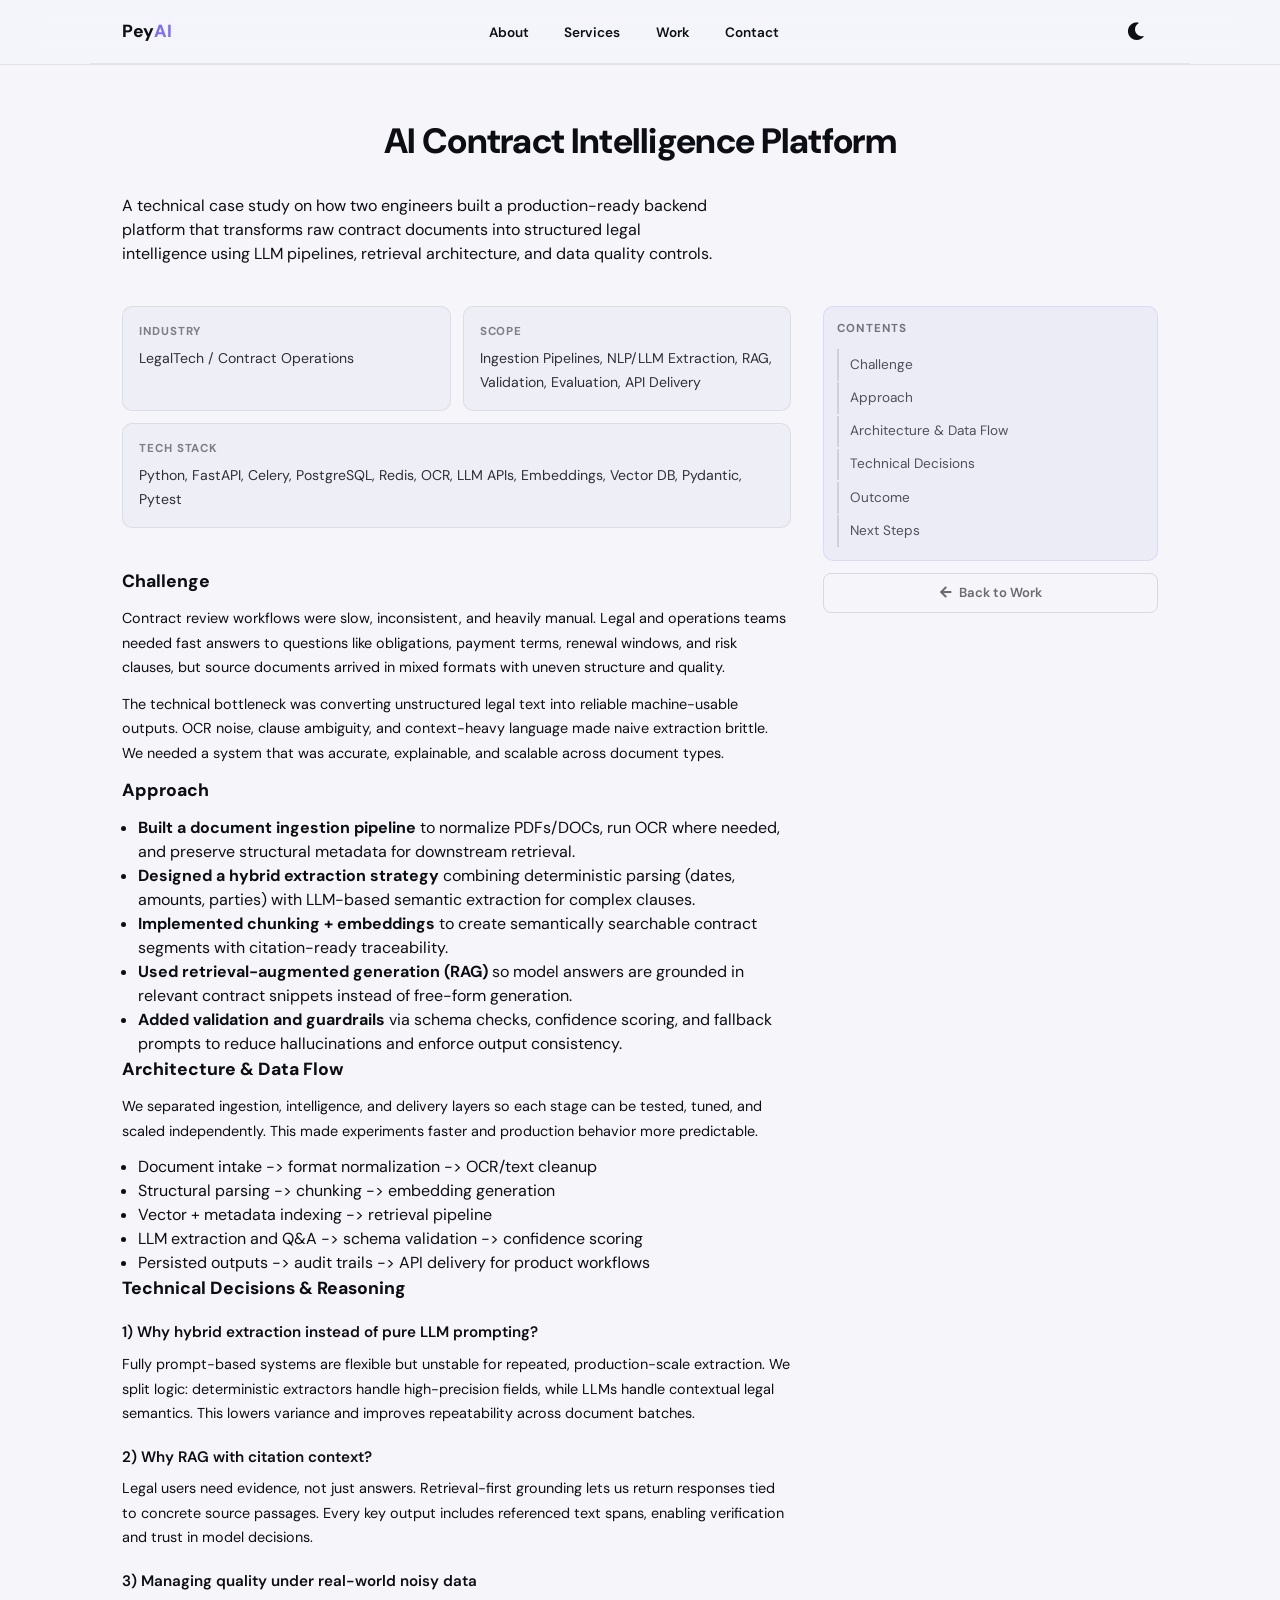
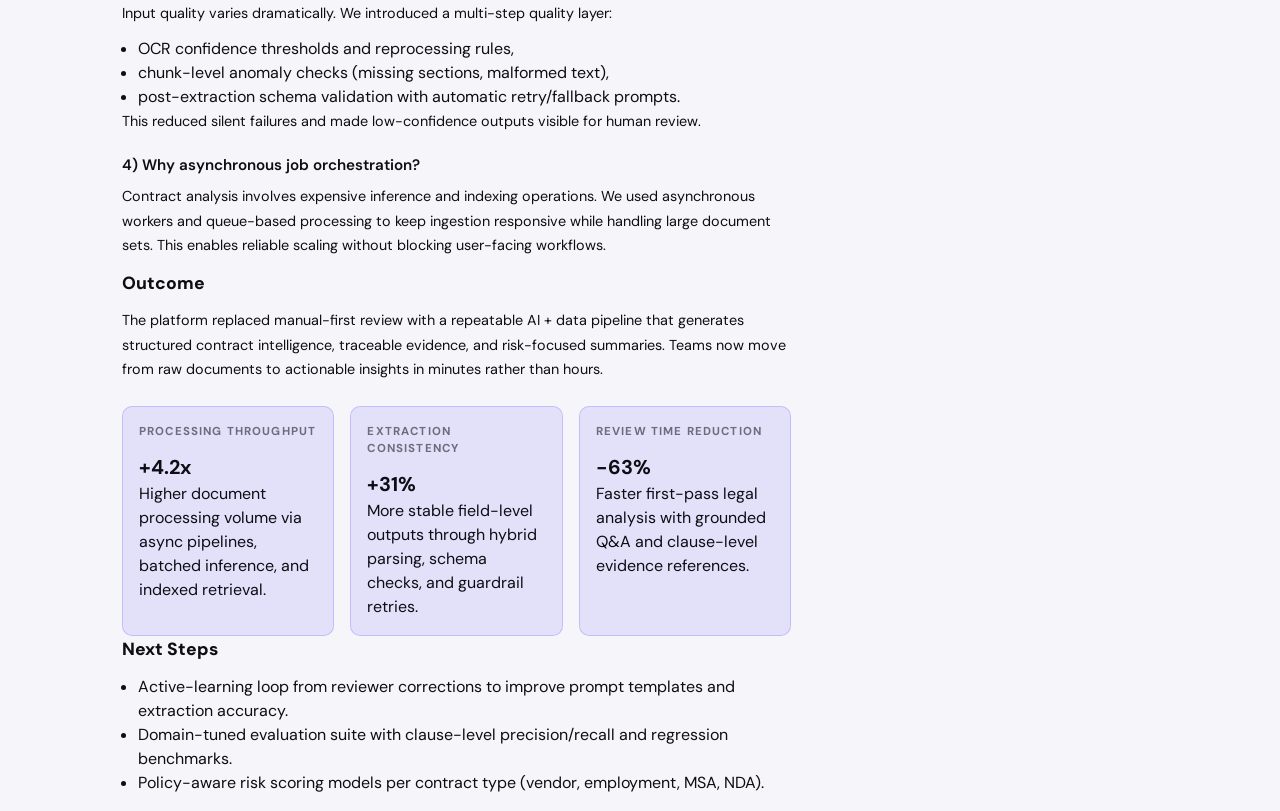
<file: contrato-case-study.html>
<!DOCTYPE html>
<html lang="en">

<head>
  <meta charset="UTF-8" />
  <meta http-equiv="X-UA-Compatible" content="IE=edge" />
  <meta name="viewport" content="width=device-width, initial-scale=1.0" />
  <title>PeyAI | AI Contract Intelligence Platform Case Study</title>
  <link rel="icon" href="data:image/svg+xml,<svg xmlns='http://www.w3.org/2000/svg' viewBox='0 0 100 100'><text y='.9em' font-size='90'>&#x2601;&#xFE0F;</text></svg>" />
  <link rel="apple-touch-icon" sizes="180x180" href="assets/favicon/apple-touch-icon.png" />
  <link rel="manifest" href="assets/favicon/site.webmanifest" />
  <link rel="stylesheet" href="https://use.fontawesome.com/releases/v5.15.4/css/all.css"
    integrity="sha384-DyZ88mC6Up2uqS4h/KRgHuoeGwBcD4Ng9SiP4dIRy0EXTlnuz47vAwmeGwVChigm" crossorigin="anonymous" />
  <link rel="stylesheet" href="css/style.css" />
  <link rel="stylesheet" href="css/utilities.css" />
</head>

<body>

  <!-- Navbar -->
  <nav class="navbar">
    <div class="container">
      <span class="nav-brand">Pey<span>AI</span></span>
      <ul class="nav-menu">
        <li><a class="nav-link" href="index.html#about">About</a></li>
        <li><a class="nav-link" href="index.html#services">Services</a></li>
        <li><a class="nav-link" href="index.html#projects">Work</a></li>
        <li><a class="nav-link" href="index.html#contact">Contact</a></li>
      </ul>
      <div class="nav-actions">
        <div class="theme-switch">
          <input type="checkbox" id="theme-toggle-project" aria-label="Toggle dark mode" />
          <label for="theme-toggle-project" class="theme-toggle-icons">
            <i class="fas fa-sun sun"></i>
            <i class="fas fa-moon moon"></i>
          </label>
        </div>
        <div class="hamburger">
          <span class="bar"></span>
          <span class="bar"></span>
          <span class="bar"></span>
        </div>
      </div>
    </div>
  </nav>

  <main class="container case-hero">
    <div class="content-text">
      <h2 class="section-title">AI Contract Intelligence Platform</h2>

      <p>
        A technical case study on how two engineers built a production-ready backend platform that transforms raw contract
        documents into structured legal intelligence using LLM pipelines, retrieval architecture, and data quality controls.
      </p>
    </div>

    <div class="case-grid">
      <article class="case-panel">
        <div class="project-overview">
          <div class="overview-item">
            <span class="overview-label">Industry</span>
            <span class="overview-value">LegalTech / Contract Operations</span>
          </div>
          <div class="overview-item">
            <span class="overview-label">Scope</span>
            <span class="overview-value">Ingestion Pipelines, NLP/LLM Extraction, RAG, Validation, Evaluation, API Delivery</span>
          </div>
          <div class="overview-item overview-wide">
            <span class="overview-label">Tech Stack</span>
            <span class="overview-value">Python, FastAPI, Celery, PostgreSQL, Redis, OCR, LLM APIs, Embeddings, Vector DB, Pydantic, Pytest</span>
          </div>
        </div>

        <section id="challenge">
          <h3>Challenge</h3>
          <p>
            Contract review workflows were slow, inconsistent, and heavily manual. Legal and operations teams needed
            fast answers to questions like obligations, payment terms, renewal windows, and risk clauses, but source
            documents arrived in mixed formats with uneven structure and quality.
          </p>
          <p>
            The technical bottleneck was converting unstructured legal text into reliable machine-usable outputs.
            OCR noise, clause ambiguity, and context-heavy language made naive extraction brittle. We needed a system
            that was accurate, explainable, and scalable across document types.
          </p>
        </section>

        <section id="approach">
          <h3>Approach</h3>
          <ul>
            <li><strong>Built a document ingestion pipeline</strong> to normalize PDFs/DOCs, run OCR where needed, and preserve structural metadata for downstream retrieval.</li>
            <li><strong>Designed a hybrid extraction strategy</strong> combining deterministic parsing (dates, amounts, parties) with LLM-based semantic extraction for complex clauses.</li>
            <li><strong>Implemented chunking + embeddings</strong> to create semantically searchable contract segments with citation-ready traceability.</li>
            <li><strong>Used retrieval-augmented generation (RAG)</strong> so model answers are grounded in relevant contract snippets instead of free-form generation.</li>
            <li><strong>Added validation and guardrails</strong> via schema checks, confidence scoring, and fallback prompts to reduce hallucinations and enforce output consistency.</li>
          </ul>
        </section>

        <section id="architecture">
          <h3>Architecture & Data Flow</h3>
          <p>
            We separated ingestion, intelligence, and delivery layers so each stage can be tested, tuned, and scaled independently.
            This made experiments faster and production behavior more predictable.
          </p>
          <ul>
            <li>Document intake -&gt; format normalization -&gt; OCR/text cleanup</li>
            <li>Structural parsing -&gt; chunking -&gt; embedding generation</li>
            <li>Vector + metadata indexing -&gt; retrieval pipeline</li>
            <li>LLM extraction and Q&amp;A -&gt; schema validation -&gt; confidence scoring</li>
            <li>Persisted outputs -&gt; audit trails -&gt; API delivery for product workflows</li>
          </ul>
        </section>

        <section id="technical-decisions">
          <h3>Technical Decisions & Reasoning</h3>

          <h4>1) Why hybrid extraction instead of pure LLM prompting?</h4>
          <p>
            Fully prompt-based systems are flexible but unstable for repeated, production-scale extraction. We split logic:
            deterministic extractors handle high-precision fields, while LLMs handle contextual legal semantics. This lowers
            variance and improves repeatability across document batches.
          </p>

          <h4>2) Why RAG with citation context?</h4>
          <p>
            Legal users need evidence, not just answers. Retrieval-first grounding lets us return responses tied to concrete
            source passages. Every key output includes referenced text spans, enabling verification and trust in model decisions.
          </p>

          <h4>3) Managing quality under real-world noisy data</h4>
          <p>
            Input quality varies dramatically. We introduced a multi-step quality layer:
          </p>
          <ul>
            <li>OCR confidence thresholds and reprocessing rules,</li>
            <li>chunk-level anomaly checks (missing sections, malformed text),</li>
            <li>post-extraction schema validation with automatic retry/fallback prompts.</li>
          </ul>
          <p>
            This reduced silent failures and made low-confidence outputs visible for human review.
          </p>

          <h4>4) Why asynchronous job orchestration?</h4>
          <p>
            Contract analysis involves expensive inference and indexing operations. We used asynchronous workers and
            queue-based processing to keep ingestion responsive while handling large document sets. This enables reliable
            scaling without blocking user-facing workflows.
          </p>
        </section>

        <section id="outcome">
          <h3>Outcome</h3>
          <p>
            The platform replaced manual-first review with a repeatable AI + data pipeline that generates structured contract
            intelligence, traceable evidence, and risk-focused summaries. Teams now move from raw documents to actionable insights
            in minutes rather than hours.
          </p>

          <div class="case-highlights">
            <div class="highlight">
              <span class="meta-label">Processing Throughput</span>
              <strong>+4.2x</strong>
              <p>Higher document processing volume via async pipelines, batched inference, and indexed retrieval.</p>
            </div>
            <div class="highlight">
              <span class="meta-label">Extraction Consistency</span>
              <strong>+31%</strong>
              <p>More stable field-level outputs through hybrid parsing, schema checks, and guardrail retries.</p>
            </div>
            <div class="highlight">
              <span class="meta-label">Review Time Reduction</span>
              <strong>-63%</strong>
              <p>Faster first-pass legal analysis with grounded Q&amp;A and clause-level evidence references.</p>
            </div>
          </div>
        </section>

        <section id="next-steps">
          <h3>Next Steps</h3>
          <ul>
            <li>Active-learning loop from reviewer corrections to improve prompt templates and extraction accuracy.</li>
            <li>Domain-tuned evaluation suite with clause-level precision/recall and regression benchmarks.</li>
            <li>Policy-aware risk scoring models per contract type (vendor, employment, MSA, NDA).</li>
          </ul>
        </section>

      </article>

      <aside class="case-meta">
        <div class="meta-item">
          <span class="meta-label">Contents</span>
          <nav class="toc-nav">
            <a href="#challenge">Challenge</a>
            <a href="#approach">Approach</a>
            <a href="#architecture">Architecture &amp; Data Flow</a>
            <a href="#technical-decisions">Technical Decisions</a>
            <a href="#outcome">Outcome</a>
            <a href="#next-steps">Next Steps</a>
          </nav>
        </div>
        <a href="index.html#projects" class="back-link">
          <i class="fas fa-arrow-left"></i> Back to Work
        </a>
      </aside>
    </div>
  </main>

  <script src="js/script.js"></script>
</body>

</html>
</file>
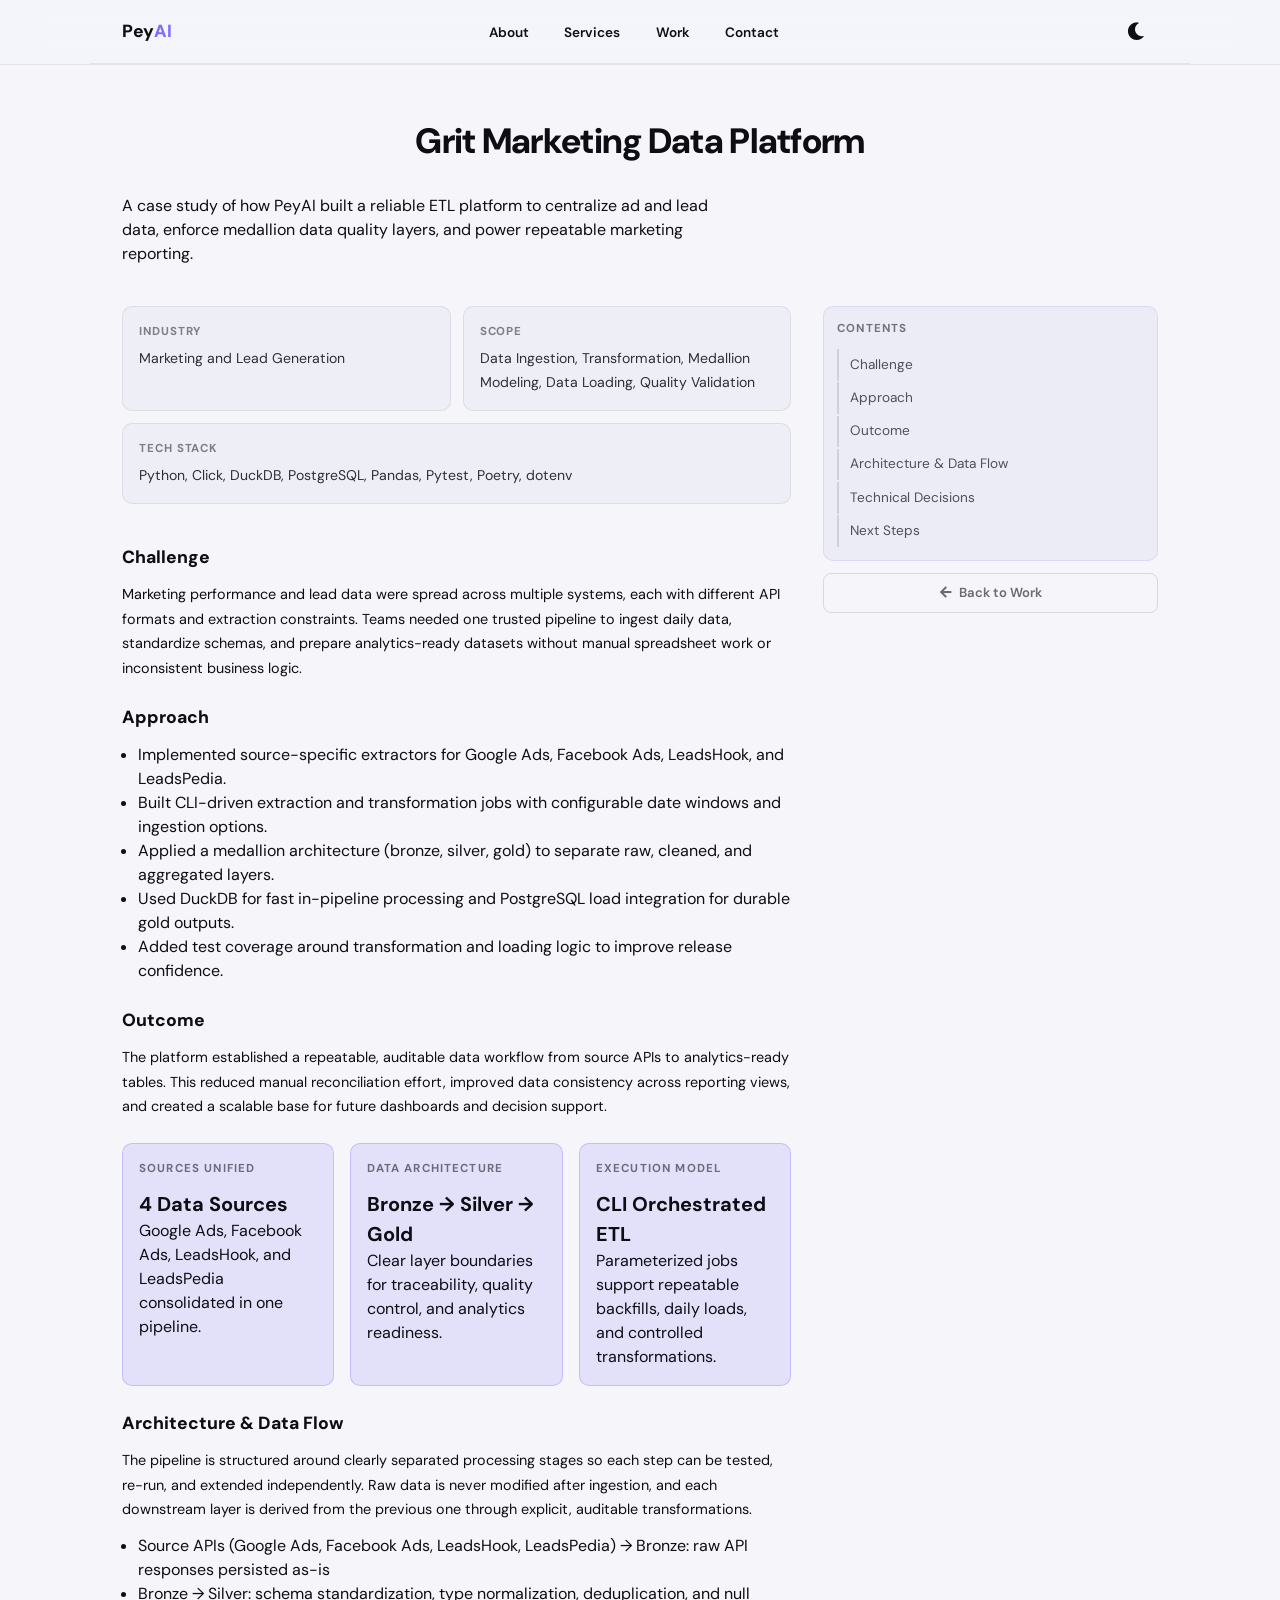
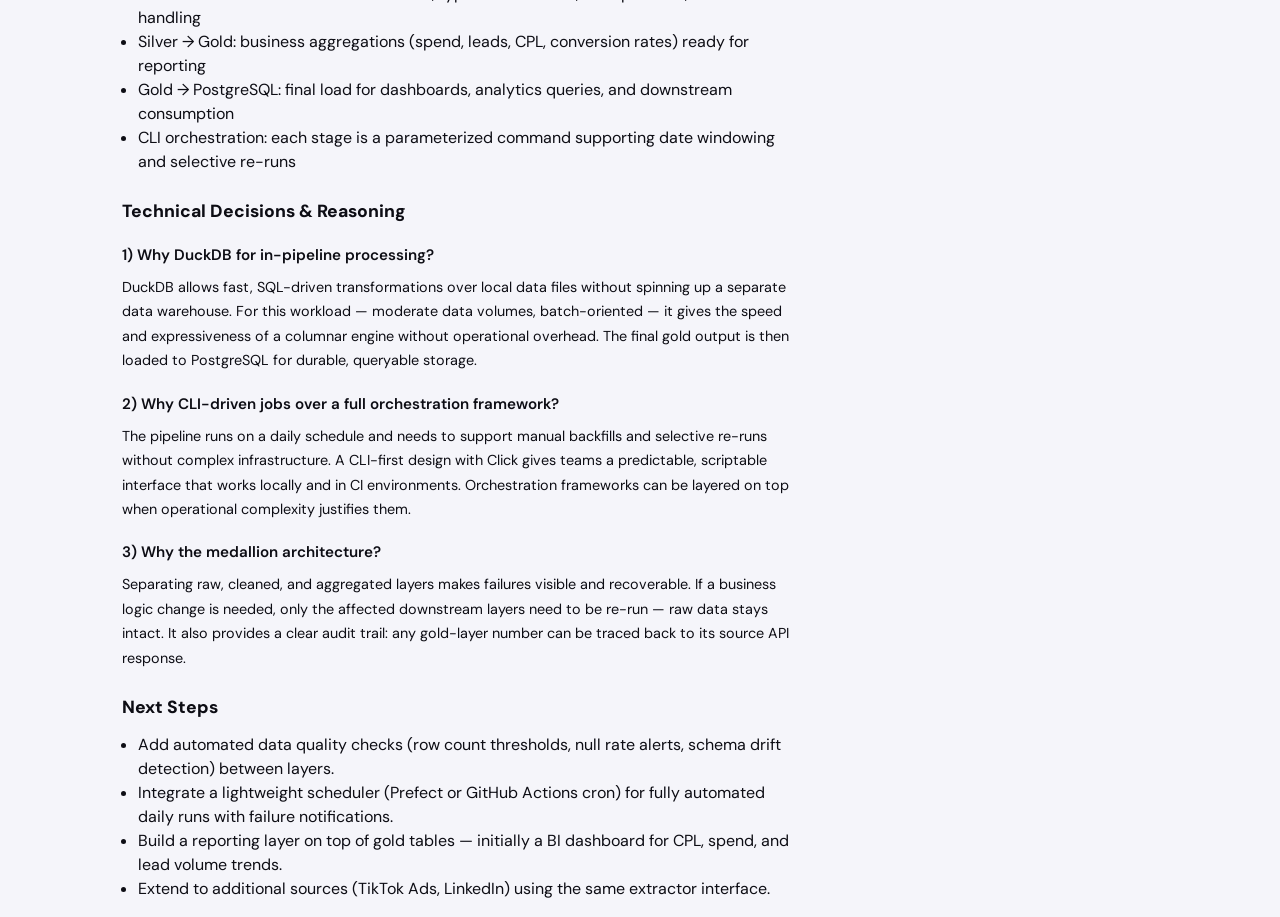
<file: grit-marketing-case-study.html>
<!DOCTYPE html>
<html lang="en">

<head>
  <meta charset="UTF-8" />
  <meta http-equiv="X-UA-Compatible" content="IE=edge" />
  <meta name="viewport" content="width=device-width, initial-scale=1.0" />
  <title>PeyAI | Grit Marketing Data Platform Case Study</title>
  <link rel="icon" href="data:image/svg+xml,<svg xmlns='http://www.w3.org/2000/svg' viewBox='0 0 100 100'><text y='.9em' font-size='90'>&#x2601;&#xFE0F;</text></svg>" />
  <link rel="apple-touch-icon" sizes="180x180" href="assets/favicon/apple-touch-icon.png" />
  <link rel="manifest" href="assets/favicon/site.webmanifest" />
  <link rel="stylesheet" href="https://use.fontawesome.com/releases/v5.15.4/css/all.css"
    integrity="sha384-DyZ88mC6Up2uqS4h/KRgHuoeGwBcD4Ng9SiP4dIRy0EXTlnuz47vAwmeGwVChigm" crossorigin="anonymous" />
  <link rel="stylesheet" href="css/style.css" />
  <link rel="stylesheet" href="css/utilities.css" />
</head>

<body>

  <!-- Navbar -->
  <nav class="navbar">
    <div class="container">
      <span class="nav-brand">Pey<span>AI</span></span>
      <ul class="nav-menu">
        <li><a class="nav-link" href="index.html#about">About</a></li>
        <li><a class="nav-link" href="index.html#services">Services</a></li>
        <li><a class="nav-link" href="index.html#projects">Work</a></li>
        <li><a class="nav-link" href="index.html#contact">Contact</a></li>
      </ul>
      <div class="nav-actions">
        <div class="theme-switch">
          <input type="checkbox" id="theme-toggle-project" aria-label="Toggle dark mode" />
          <label for="theme-toggle-project" class="theme-toggle-icons">
            <i class="fas fa-sun sun"></i>
            <i class="fas fa-moon moon"></i>
          </label>
        </div>
        <div class="hamburger">
          <span class="bar"></span>
          <span class="bar"></span>
          <span class="bar"></span>
        </div>
      </div>
    </div>
  </nav>

  <main class="container case-hero">
    <div class="content-text">
      <h2 class="section-title">Grit Marketing Data Platform</h2>
      <p>A case study of how PeyAI built a reliable ETL platform to centralize ad and lead data, enforce medallion data
        quality layers, and power repeatable marketing reporting.</p>
    </div>

    <div class="case-grid">
      <article class="case-panel">
        <div class="project-overview">
          <div class="overview-item">
            <span class="overview-label">Industry</span>
            <span class="overview-value">Marketing and Lead Generation</span>
          </div>
          <div class="overview-item">
            <span class="overview-label">Scope</span>
            <span class="overview-value">Data Ingestion, Transformation, Medallion Modeling, Data Loading, Quality Validation</span>
          </div>
          <div class="overview-item overview-wide">
            <span class="overview-label">Tech Stack</span>
            <span class="overview-value">Python, Click, DuckDB, PostgreSQL, Pandas, Pytest, Poetry, dotenv</span>
          </div>
        </div>

        <h3 id="challenge">Challenge</h3>
        <p>
          Marketing performance and lead data were spread across multiple systems, each with different API formats and
          extraction constraints. Teams needed one trusted pipeline to ingest daily data, standardize schemas, and
          prepare analytics-ready datasets without manual spreadsheet work or inconsistent business logic.
        </p>

        <h3 id="approach">Approach</h3>
        <ul>
          <li>Implemented source-specific extractors for Google Ads, Facebook Ads, LeadsHook, and LeadsPedia.</li>
          <li>Built CLI-driven extraction and transformation jobs with configurable date windows and ingestion options.</li>
          <li>Applied a medallion architecture (bronze, silver, gold) to separate raw, cleaned, and aggregated layers.</li>
          <li>Used DuckDB for fast in-pipeline processing and PostgreSQL load integration for durable gold outputs.</li>
          <li>Added test coverage around transformation and loading logic to improve release confidence.</li>
        </ul>

        <h3 id="outcome">Outcome</h3>
        <p>
          The platform established a repeatable, auditable data workflow from source APIs to analytics-ready tables.
          This reduced manual reconciliation effort, improved data consistency across reporting views, and created a
          scalable base for future dashboards and decision support.
        </p>

        <div class="case-highlights">
          <div class="highlight">
            <span class="meta-label">Sources Unified</span>
            <strong>4 Data Sources</strong>
            <p>Google Ads, Facebook Ads, LeadsHook, and LeadsPedia consolidated in one pipeline.</p>
          </div>
          <div class="highlight">
            <span class="meta-label">Data Architecture</span>
            <strong>Bronze → Silver → Gold</strong>
            <p>Clear layer boundaries for traceability, quality control, and analytics readiness.</p>
          </div>
          <div class="highlight">
            <span class="meta-label">Execution Model</span>
            <strong>CLI Orchestrated ETL</strong>
            <p>Parameterized jobs support repeatable backfills, daily loads, and controlled transformations.</p>
          </div>
        </div>

        <h3 id="architecture">Architecture &amp; Data Flow</h3>
        <p>
          The pipeline is structured around clearly separated processing stages so each step can be tested, re-run, and
          extended independently. Raw data is never modified after ingestion, and each downstream layer is derived from
          the previous one through explicit, auditable transformations.
        </p>
        <ul>
          <li>Source APIs (Google Ads, Facebook Ads, LeadsHook, LeadsPedia) &rarr; Bronze: raw API responses persisted as-is</li>
          <li>Bronze &rarr; Silver: schema standardization, type normalization, deduplication, and null handling</li>
          <li>Silver &rarr; Gold: business aggregations (spend, leads, CPL, conversion rates) ready for reporting</li>
          <li>Gold &rarr; PostgreSQL: final load for dashboards, analytics queries, and downstream consumption</li>
          <li>CLI orchestration: each stage is a parameterized command supporting date windowing and selective re-runs</li>
        </ul>

        <h3 id="technical-decisions">Technical Decisions &amp; Reasoning</h3>

        <h4>1) Why DuckDB for in-pipeline processing?</h4>
        <p>
          DuckDB allows fast, SQL-driven transformations over local data files without spinning up a separate
          data warehouse. For this workload — moderate data volumes, batch-oriented — it gives the speed and
          expressiveness of a columnar engine without operational overhead. The final gold output is then loaded
          to PostgreSQL for durable, queryable storage.
        </p>

        <h4>2) Why CLI-driven jobs over a full orchestration framework?</h4>
        <p>
          The pipeline runs on a daily schedule and needs to support manual backfills and selective re-runs without
          complex infrastructure. A CLI-first design with Click gives teams a predictable, scriptable interface that
          works locally and in CI environments. Orchestration frameworks can be layered on top when operational complexity justifies them.
        </p>

        <h4>3) Why the medallion architecture?</h4>
        <p>
          Separating raw, cleaned, and aggregated layers makes failures visible and recoverable. If a business logic
          change is needed, only the affected downstream layers need to be re-run — raw data stays intact. It also
          provides a clear audit trail: any gold-layer number can be traced back to its source API response.
        </p>

        <h3 id="next-steps">Next Steps</h3>
        <ul>
          <li>Add automated data quality checks (row count thresholds, null rate alerts, schema drift detection) between layers.</li>
          <li>Integrate a lightweight scheduler (Prefect or GitHub Actions cron) for fully automated daily runs with failure notifications.</li>
          <li>Build a reporting layer on top of gold tables — initially a BI dashboard for CPL, spend, and lead volume trends.</li>
          <li>Extend to additional sources (TikTok Ads, LinkedIn) using the same extractor interface.</li>
        </ul>

      </article>

      <aside class="case-meta">
        <div class="meta-item">
          <span class="meta-label">Contents</span>
          <nav class="toc-nav">
            <a href="#challenge">Challenge</a>
            <a href="#approach">Approach</a>
            <a href="#outcome">Outcome</a>
            <a href="#architecture">Architecture &amp; Data Flow</a>
            <a href="#technical-decisions">Technical Decisions</a>
            <a href="#next-steps">Next Steps</a>
          </nav>
        </div>
        <a href="index.html#projects" class="back-link">
          <i class="fas fa-arrow-left"></i> Back to Work
        </a>
      </aside>
    </div>
  </main>

  <script src="js/script.js"></script>
</body>

</html>
</file>
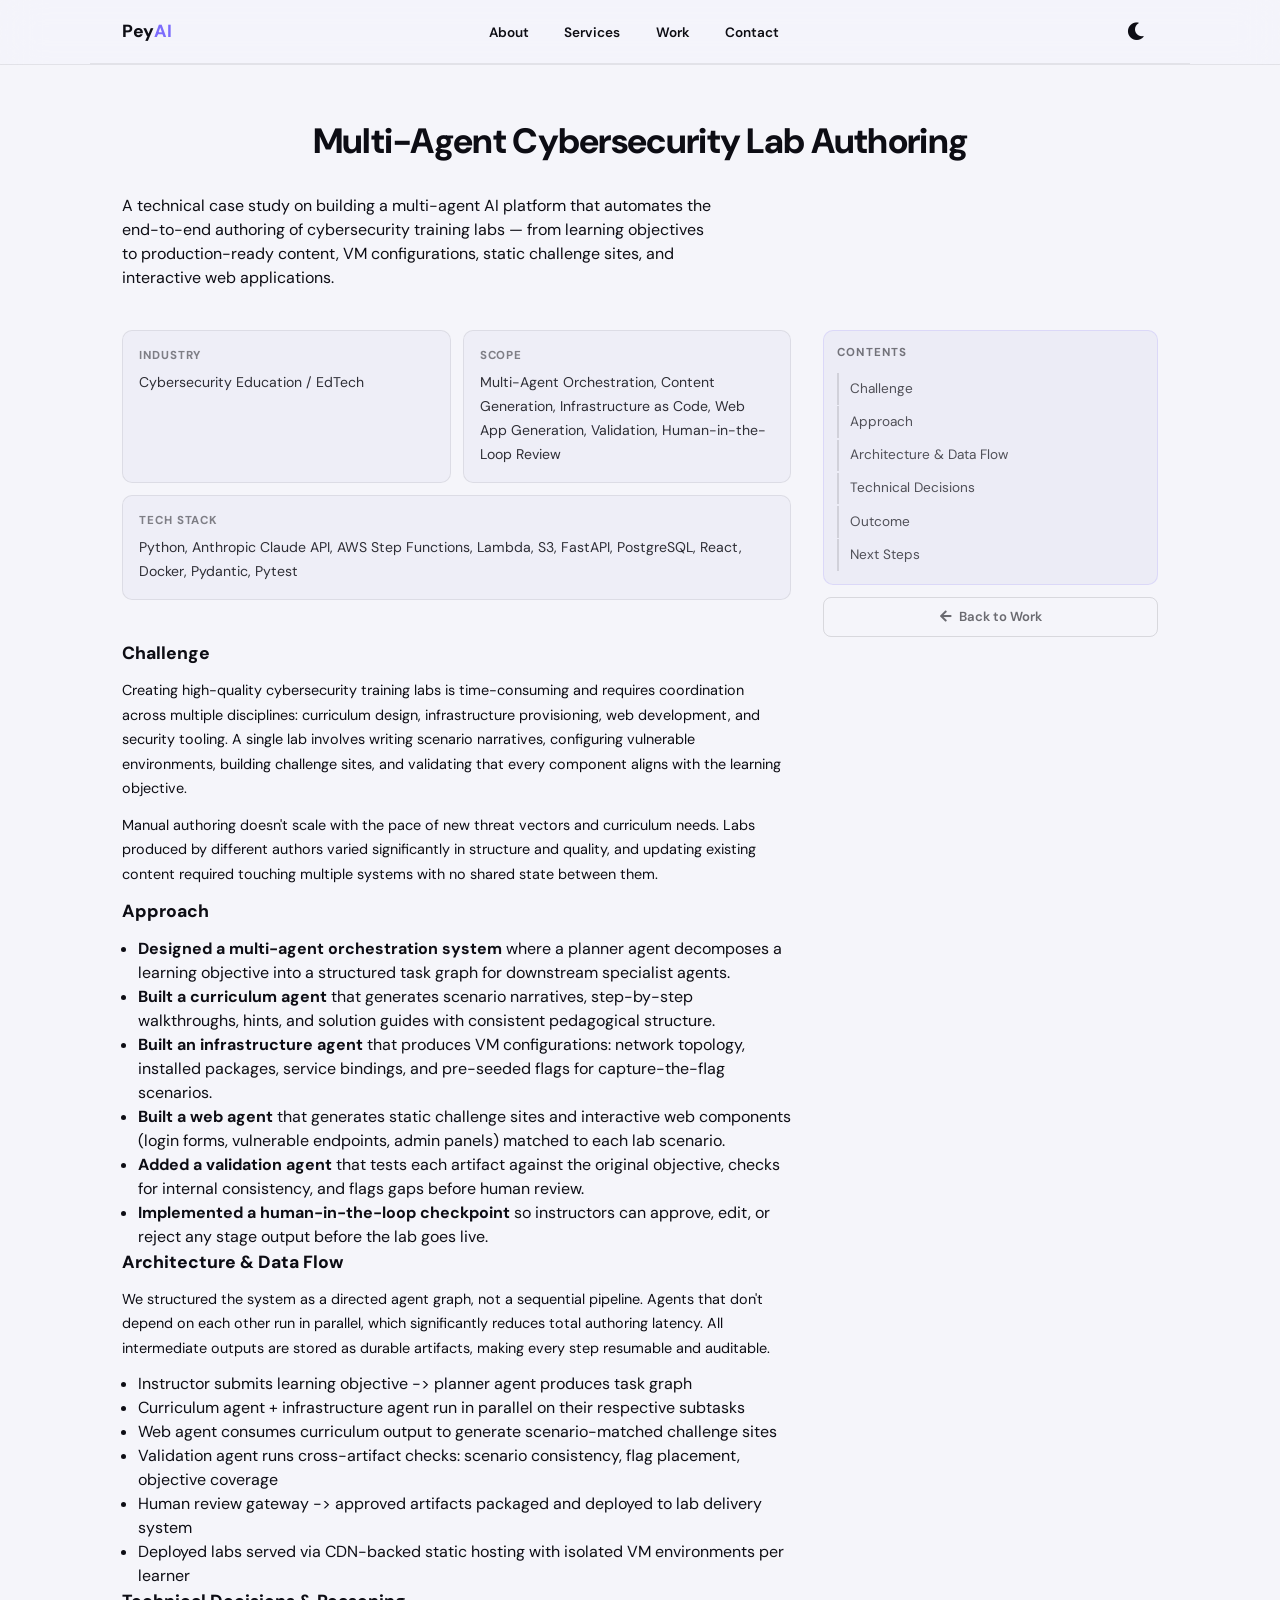
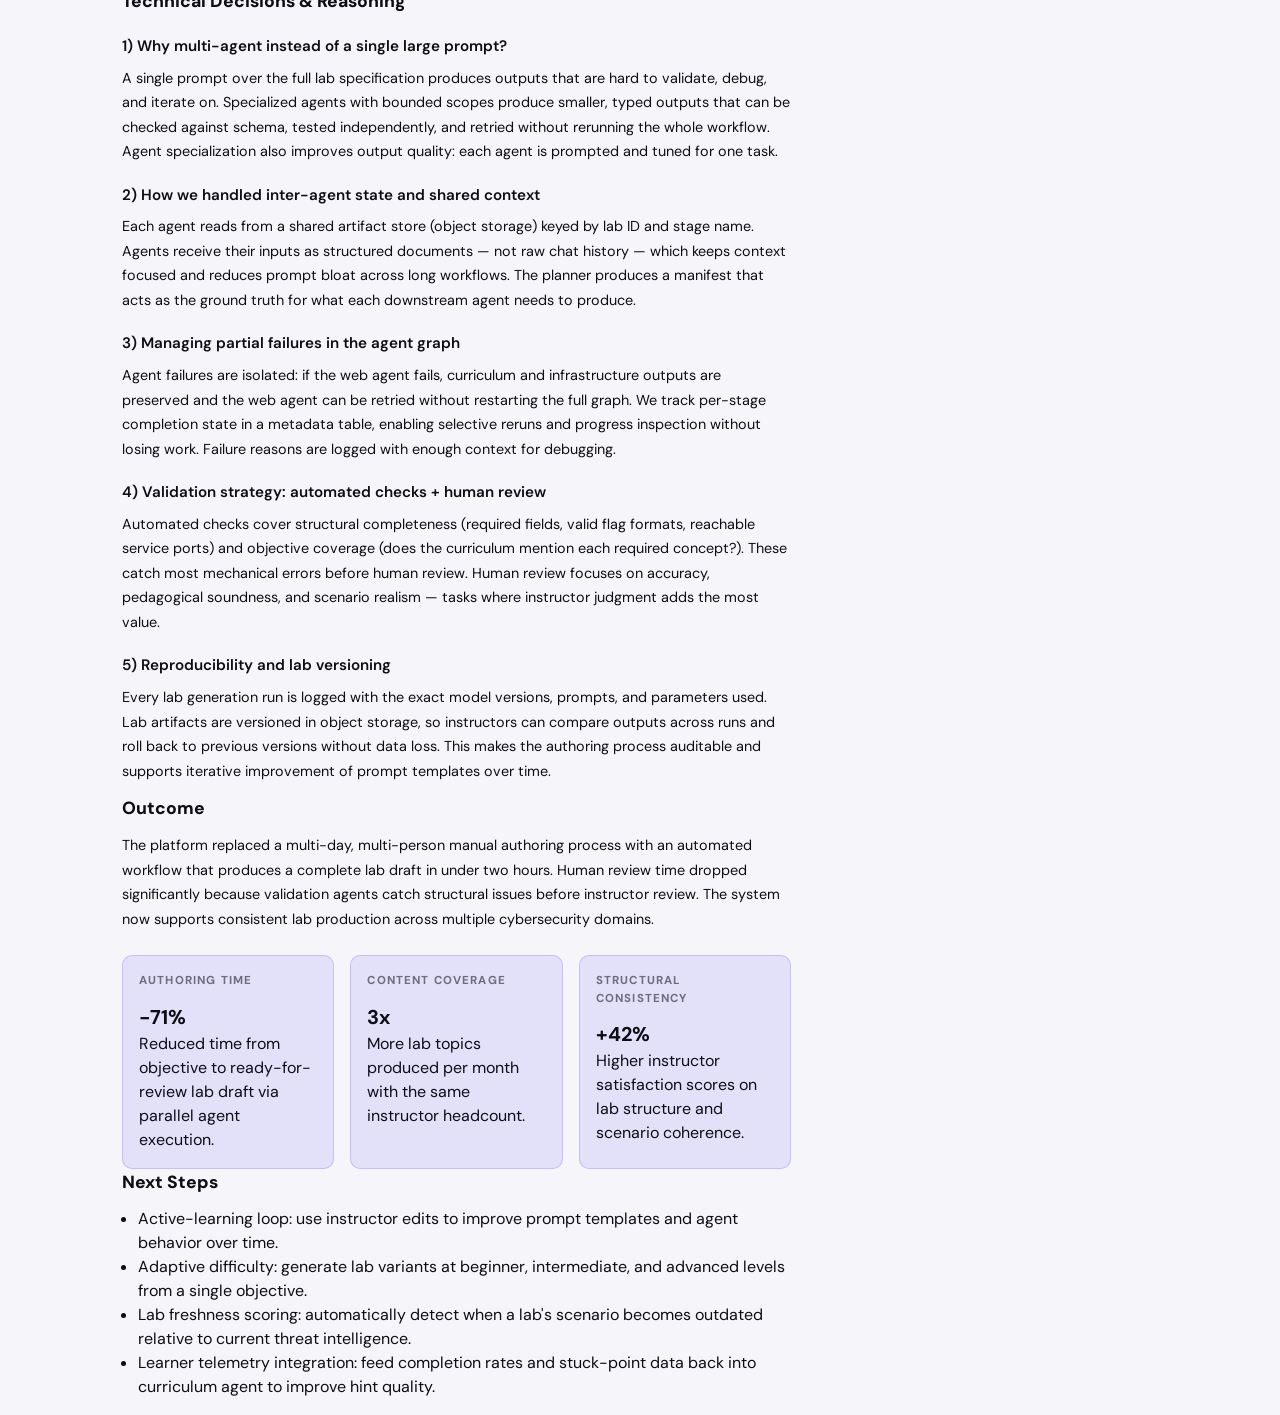
<file: heimdall-case-study.html>
<!DOCTYPE html>
<html lang="en">

<head>
  <meta charset="UTF-8" />
  <meta http-equiv="X-UA-Compatible" content="IE=edge" />
  <meta name="viewport" content="width=device-width, initial-scale=1.0" />
  <title>PeyAI | Multi-Agent Cybersecurity Lab Authoring Case Study</title>
  <link rel="icon" href="data:image/svg+xml,<svg xmlns='http://www.w3.org/2000/svg' viewBox='0 0 100 100'><text y='.9em' font-size='90'>&#x2601;&#xFE0F;</text></svg>" />
  <link rel="apple-touch-icon" sizes="180x180" href="assets/favicon/apple-touch-icon.png" />
  <link rel="manifest" href="assets/favicon/site.webmanifest" />
  <link rel="stylesheet" href="https://use.fontawesome.com/releases/v5.15.4/css/all.css"
    integrity="sha384-DyZ88mC6Up2uqS4h/KRgHuoeGwBcD4Ng9SiP4dIRy0EXTlnuz47vAwmeGwVChigm" crossorigin="anonymous" />
  <link rel="stylesheet" href="css/style.css" />
  <link rel="stylesheet" href="css/utilities.css" />
</head>

<body>

  <!-- Navbar -->
  <nav class="navbar">
    <div class="container">
      <span class="nav-brand">Pey<span>AI</span></span>
      <ul class="nav-menu">
        <li><a class="nav-link" href="index.html#about">About</a></li>
        <li><a class="nav-link" href="index.html#services">Services</a></li>
        <li><a class="nav-link" href="index.html#projects">Work</a></li>
        <li><a class="nav-link" href="index.html#contact">Contact</a></li>
      </ul>
      <div class="nav-actions">
        <div class="theme-switch">
          <input type="checkbox" id="theme-toggle-project" aria-label="Toggle dark mode" />
          <label for="theme-toggle-project" class="theme-toggle-icons">
            <i class="fas fa-sun sun"></i>
            <i class="fas fa-moon moon"></i>
          </label>
        </div>
        <div class="hamburger">
          <span class="bar"></span>
          <span class="bar"></span>
          <span class="bar"></span>
        </div>
      </div>
    </div>
  </nav>

  <main class="container case-hero">
    <div class="content-text">
      <h2 class="section-title">Multi-Agent Cybersecurity Lab Authoring</h2>

      <p>
        A technical case study on building a multi-agent AI platform that automates the end-to-end authoring of
        cybersecurity training labs — from learning objectives to production-ready content, VM configurations,
        static challenge sites, and interactive web applications.
      </p>
    </div>

    <div class="case-grid">
      <article class="case-panel">
        <div class="project-overview">
          <div class="overview-item">
            <span class="overview-label">Industry</span>
            <span class="overview-value">Cybersecurity Education / EdTech</span>
          </div>
          <div class="overview-item">
            <span class="overview-label">Scope</span>
            <span class="overview-value">Multi-Agent Orchestration, Content Generation, Infrastructure as Code, Web App Generation, Validation, Human-in-the-Loop Review</span>
          </div>
          <div class="overview-item overview-wide">
            <span class="overview-label">Tech Stack</span>
            <span class="overview-value">Python, Anthropic Claude API, AWS Step Functions, Lambda, S3, FastAPI, PostgreSQL, React, Docker, Pydantic, Pytest</span>
          </div>
        </div>

        <section id="challenge">
          <h3>Challenge</h3>
          <p>
            Creating high-quality cybersecurity training labs is time-consuming and requires coordination across
            multiple disciplines: curriculum design, infrastructure provisioning, web development, and security
            tooling. A single lab involves writing scenario narratives, configuring vulnerable environments,
            building challenge sites, and validating that every component aligns with the learning objective.
          </p>
          <p>
            Manual authoring doesn't scale with the pace of new threat vectors and curriculum needs. Labs
            produced by different authors varied significantly in structure and quality, and updating existing
            content required touching multiple systems with no shared state between them.
          </p>
        </section>

        <section id="approach">
          <h3>Approach</h3>
          <ul>
            <li><strong>Designed a multi-agent orchestration system</strong> where a planner agent decomposes a learning objective into a structured task graph for downstream specialist agents.</li>
            <li><strong>Built a curriculum agent</strong> that generates scenario narratives, step-by-step walkthroughs, hints, and solution guides with consistent pedagogical structure.</li>
            <li><strong>Built an infrastructure agent</strong> that produces VM configurations: network topology, installed packages, service bindings, and pre-seeded flags for capture-the-flag scenarios.</li>
            <li><strong>Built a web agent</strong> that generates static challenge sites and interactive web components (login forms, vulnerable endpoints, admin panels) matched to each lab scenario.</li>
            <li><strong>Added a validation agent</strong> that tests each artifact against the original objective, checks for internal consistency, and flags gaps before human review.</li>
            <li><strong>Implemented a human-in-the-loop checkpoint</strong> so instructors can approve, edit, or reject any stage output before the lab goes live.</li>
          </ul>
        </section>

        <section id="architecture">
          <h3>Architecture & Data Flow</h3>
          <p>
            We structured the system as a directed agent graph, not a sequential pipeline. Agents that don't
            depend on each other run in parallel, which significantly reduces total authoring latency.
            All intermediate outputs are stored as durable artifacts, making every step resumable and auditable.
          </p>
          <ul>
            <li>Instructor submits learning objective -&gt; planner agent produces task graph</li>
            <li>Curriculum agent + infrastructure agent run in parallel on their respective subtasks</li>
            <li>Web agent consumes curriculum output to generate scenario-matched challenge sites</li>
            <li>Validation agent runs cross-artifact checks: scenario consistency, flag placement, objective coverage</li>
            <li>Human review gateway -&gt; approved artifacts packaged and deployed to lab delivery system</li>
            <li>Deployed labs served via CDN-backed static hosting with isolated VM environments per learner</li>
          </ul>
        </section>

        <section id="technical-decisions">
          <h3>Technical Decisions & Reasoning</h3>

          <h4>1) Why multi-agent instead of a single large prompt?</h4>
          <p>
            A single prompt over the full lab specification produces outputs that are hard to validate, debug,
            and iterate on. Specialized agents with bounded scopes produce smaller, typed outputs that can be
            checked against schema, tested independently, and retried without rerunning the whole workflow.
            Agent specialization also improves output quality: each agent is prompted and tuned for one task.
          </p>

          <h4>2) How we handled inter-agent state and shared context</h4>
          <p>
            Each agent reads from a shared artifact store (object storage) keyed by lab ID and stage name.
            Agents receive their inputs as structured documents — not raw chat history — which keeps context
            focused and reduces prompt bloat across long workflows. The planner produces a manifest that
            acts as the ground truth for what each downstream agent needs to produce.
          </p>

          <h4>3) Managing partial failures in the agent graph</h4>
          <p>
            Agent failures are isolated: if the web agent fails, curriculum and infrastructure outputs are
            preserved and the web agent can be retried without restarting the full graph. We track per-stage
            completion state in a metadata table, enabling selective reruns and progress inspection without
            losing work. Failure reasons are logged with enough context for debugging.
          </p>

          <h4>4) Validation strategy: automated checks + human review</h4>
          <p>
            Automated checks cover structural completeness (required fields, valid flag formats, reachable
            service ports) and objective coverage (does the curriculum mention each required concept?). These
            catch most mechanical errors before human review. Human review focuses on accuracy, pedagogical
            soundness, and scenario realism — tasks where instructor judgment adds the most value.
          </p>

          <h4>5) Reproducibility and lab versioning</h4>
          <p>
            Every lab generation run is logged with the exact model versions, prompts, and parameters used.
            Lab artifacts are versioned in object storage, so instructors can compare outputs across runs
            and roll back to previous versions without data loss. This makes the authoring process
            auditable and supports iterative improvement of prompt templates over time.
          </p>
        </section>

        <section id="outcome">
          <h3>Outcome</h3>
          <p>
            The platform replaced a multi-day, multi-person manual authoring process with an automated
            workflow that produces a complete lab draft in under two hours. Human review time dropped
            significantly because validation agents catch structural issues before instructor review.
            The system now supports consistent lab production across multiple cybersecurity domains.
          </p>

          <div class="case-highlights">
            <div class="highlight">
              <span class="meta-label">Authoring Time</span>
              <strong>-71%</strong>
              <p>Reduced time from objective to ready-for-review lab draft via parallel agent execution.</p>
            </div>
            <div class="highlight">
              <span class="meta-label">Content Coverage</span>
              <strong>3x</strong>
              <p>More lab topics produced per month with the same instructor headcount.</p>
            </div>
            <div class="highlight">
              <span class="meta-label">Structural Consistency</span>
              <strong>+42%</strong>
              <p>Higher instructor satisfaction scores on lab structure and scenario coherence.</p>
            </div>
          </div>
        </section>

        <section id="next-steps">
          <h3>Next Steps</h3>
          <ul>
            <li>Active-learning loop: use instructor edits to improve prompt templates and agent behavior over time.</li>
            <li>Adaptive difficulty: generate lab variants at beginner, intermediate, and advanced levels from a single objective.</li>
            <li>Lab freshness scoring: automatically detect when a lab's scenario becomes outdated relative to current threat intelligence.</li>
            <li>Learner telemetry integration: feed completion rates and stuck-point data back into curriculum agent to improve hint quality.</li>
          </ul>
        </section>

      </article>

      <aside class="case-meta">
        <div class="meta-item">
          <span class="meta-label">Contents</span>
          <nav class="toc-nav">
            <a href="#challenge">Challenge</a>
            <a href="#approach">Approach</a>
            <a href="#architecture">Architecture &amp; Data Flow</a>
            <a href="#technical-decisions">Technical Decisions</a>
            <a href="#outcome">Outcome</a>
            <a href="#next-steps">Next Steps</a>
          </nav>
        </div>
        <a href="index.html#projects" class="back-link">
          <i class="fas fa-arrow-left"></i> Back to Work
        </a>
      </aside>
    </div>
  </main>

  <script src="js/script.js"></script>
</body>

</html>
</file>
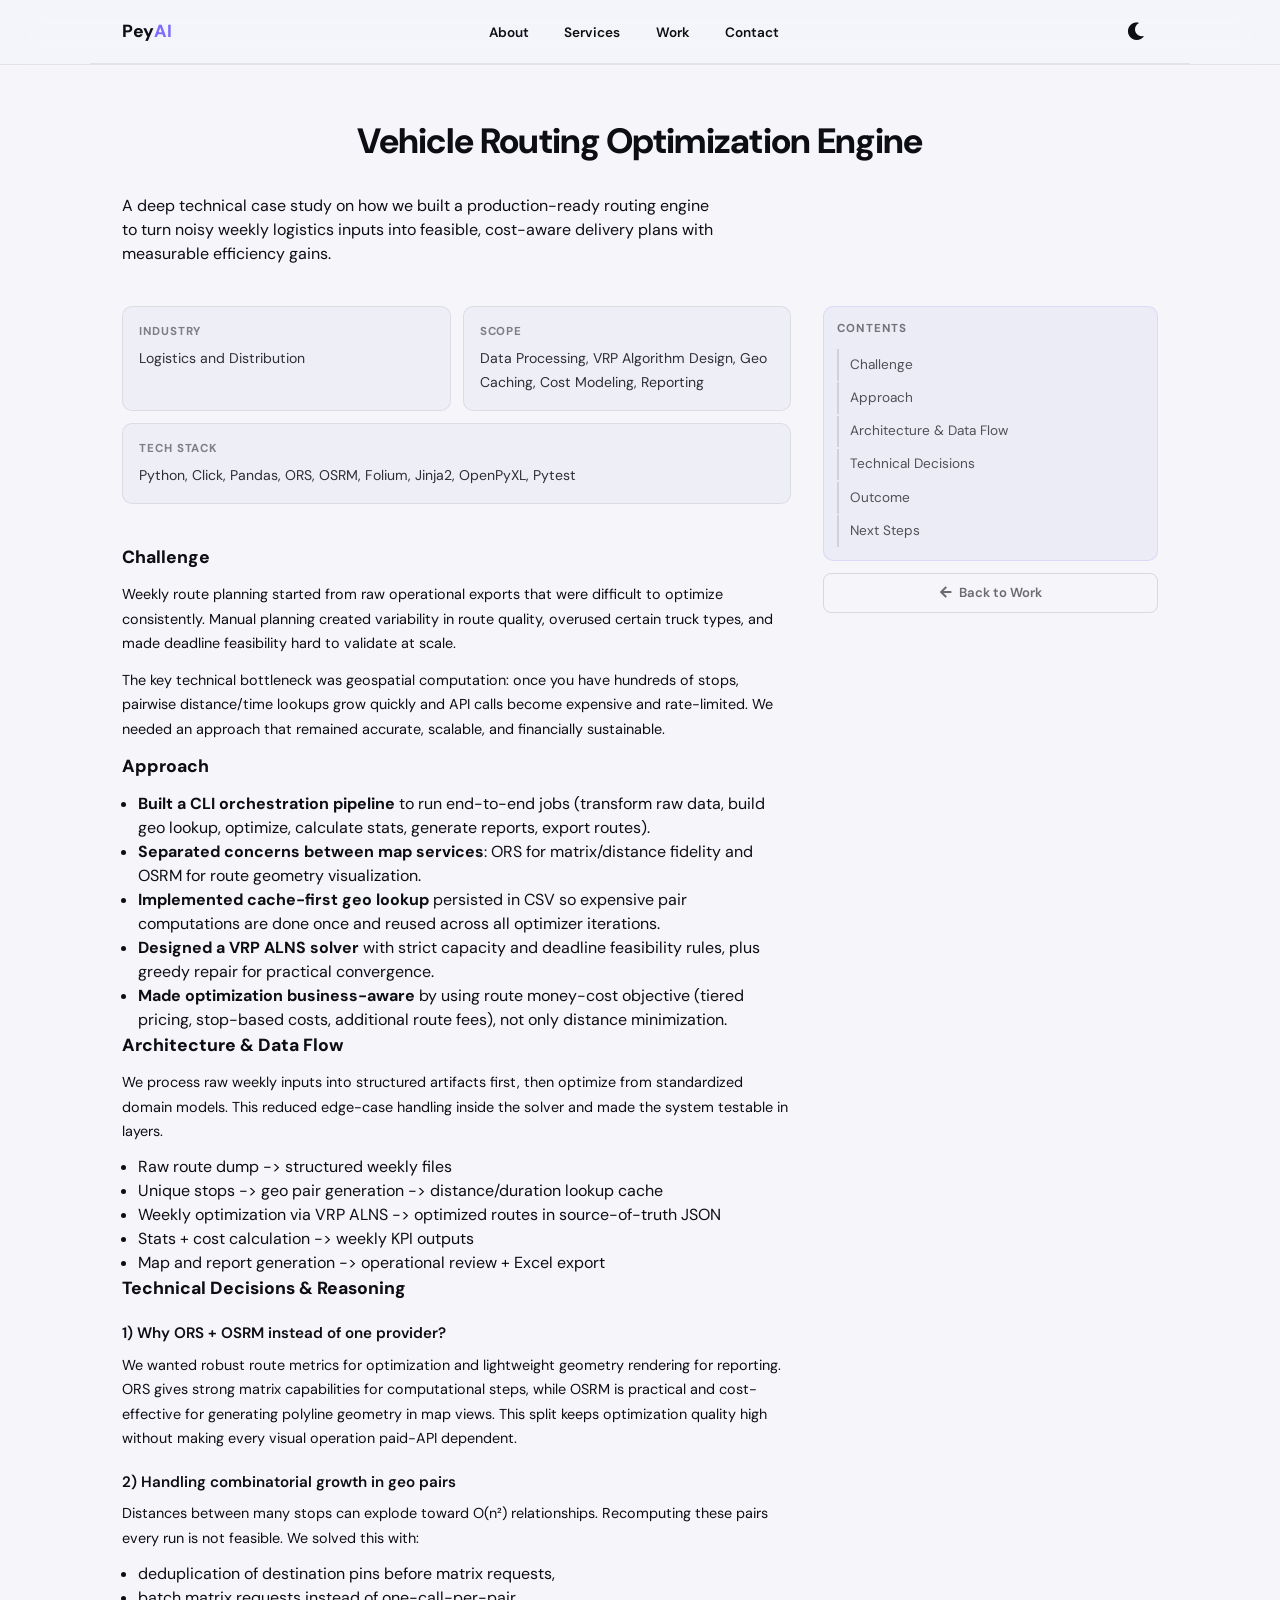
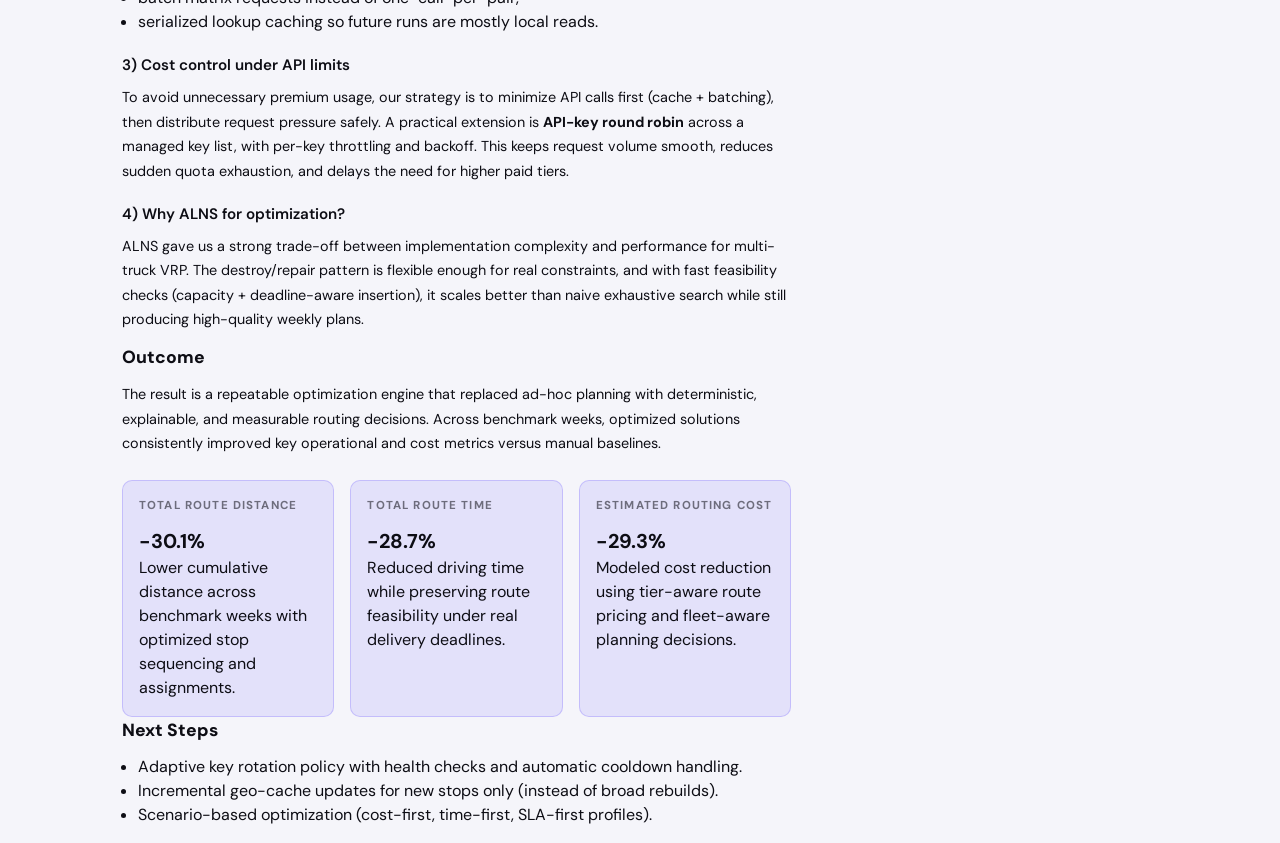
<file: pgs-case-study.html>
<!DOCTYPE html>
<html lang="en">

<head>
  <meta charset="UTF-8" />
  <meta http-equiv="X-UA-Compatible" content="IE=edge" />
  <meta name="viewport" content="width=device-width, initial-scale=1.0" />
  <title>PeyAI | Vehicle Routing Optimization Engine Case Study</title>
  <link rel="icon" href="data:image/svg+xml,<svg xmlns='http://www.w3.org/2000/svg' viewBox='0 0 100 100'><text y='.9em' font-size='90'>&#x2601;&#xFE0F;</text></svg>" />
  <link rel="apple-touch-icon" sizes="180x180" href="assets/favicon/apple-touch-icon.png" />
  <link rel="manifest" href="assets/favicon/site.webmanifest" />
  <link rel="stylesheet" href="https://use.fontawesome.com/releases/v5.15.4/css/all.css"
    integrity="sha384-DyZ88mC6Up2uqS4h/KRgHuoeGwBcD4Ng9SiP4dIRy0EXTlnuz47vAwmeGwVChigm" crossorigin="anonymous" />
  <link rel="stylesheet" href="css/style.css" />
  <link rel="stylesheet" href="css/utilities.css" />
</head>

<body>

  <!-- Navbar -->
  <nav class="navbar">
    <div class="container">
      <span class="nav-brand">Pey<span>AI</span></span>
      <ul class="nav-menu">
        <li><a class="nav-link" href="index.html#about">About</a></li>
        <li><a class="nav-link" href="index.html#services">Services</a></li>
        <li><a class="nav-link" href="index.html#projects">Work</a></li>
        <li><a class="nav-link" href="index.html#contact">Contact</a></li>
      </ul>
      <div class="nav-actions">
        <div class="theme-switch">
          <input type="checkbox" id="theme-toggle-project" aria-label="Toggle dark mode" />
          <label for="theme-toggle-project" class="theme-toggle-icons">
            <i class="fas fa-sun sun"></i>
            <i class="fas fa-moon moon"></i>
          </label>
        </div>
        <div class="hamburger">
          <span class="bar"></span>
          <span class="bar"></span>
          <span class="bar"></span>
        </div>
      </div>
    </div>
  </nav>

  <main class="container case-hero">
    <div class="content-text">
      <h2 class="section-title">Vehicle Routing Optimization Engine</h2>

      <p>
        A deep technical case study on how we built a production-ready routing engine to turn noisy weekly logistics
        inputs into feasible, cost-aware delivery plans with measurable efficiency gains.
      </p>
    </div>

    <div class="case-grid">
      <article class="case-panel">
        <div class="project-overview">
          <div class="overview-item">
            <span class="overview-label">Industry</span>
            <span class="overview-value">Logistics and Distribution</span>
          </div>
          <div class="overview-item">
            <span class="overview-label">Scope</span>
            <span class="overview-value">Data Processing, VRP Algorithm Design, Geo Caching, Cost Modeling, Reporting</span>
          </div>
          <div class="overview-item overview-wide">
            <span class="overview-label">Tech Stack</span>
            <span class="overview-value">Python, Click, Pandas, ORS, OSRM, Folium, Jinja2, OpenPyXL, Pytest</span>
          </div>
        </div>

        <section id="challenge">
          <h3>Challenge</h3>
          <p>
            Weekly route planning started from raw operational exports that were difficult to optimize consistently.
            Manual planning created variability in route quality, overused certain truck types, and made deadline
            feasibility hard to validate at scale.
          </p>
          <p>
            The key technical bottleneck was geospatial computation: once you have hundreds of stops, pairwise
            distance/time lookups grow quickly and API calls become expensive and rate-limited. We needed an approach
            that remained accurate, scalable, and financially sustainable.
          </p>
        </section>

        <section id="approach">
          <h3>Approach</h3>
          <ul>
            <li><strong>Built a CLI orchestration pipeline</strong> to run end-to-end jobs (transform raw data, build geo lookup, optimize, calculate stats, generate reports, export routes).</li>
            <li><strong>Separated concerns between map services</strong>: ORS for matrix/distance fidelity and OSRM for route geometry visualization.</li>
            <li><strong>Implemented cache-first geo lookup</strong> persisted in CSV so expensive pair computations are done once and reused across all optimizer iterations.</li>
            <li><strong>Designed a VRP ALNS solver</strong> with strict capacity and deadline feasibility rules, plus greedy repair for practical convergence.</li>
            <li><strong>Made optimization business-aware</strong> by using route money-cost objective (tiered pricing, stop-based costs, additional route fees), not only distance minimization.</li>
          </ul>
        </section>

        <section id="architecture">
          <h3>Architecture & Data Flow</h3>
          <p>
            We process raw weekly inputs into structured artifacts first, then optimize from standardized domain models.
            This reduced edge-case handling inside the solver and made the system testable in layers.
          </p>
          <ul>
            <li>Raw route dump -&gt; structured weekly files</li>
            <li>Unique stops -&gt; geo pair generation -&gt; distance/duration lookup cache</li>
            <li>Weekly optimization via VRP ALNS -&gt; optimized routes in source-of-truth JSON</li>
            <li>Stats + cost calculation -&gt; weekly KPI outputs</li>
            <li>Map and report generation -&gt; operational review + Excel export</li>
          </ul>
        </section>

        <section id="technical-decisions">
          <h3>Technical Decisions & Reasoning</h3>

          <h4>1) Why ORS + OSRM instead of one provider?</h4>
          <p>
            We wanted robust route metrics for optimization and lightweight geometry rendering for reporting.
            ORS gives strong matrix capabilities for computational steps, while OSRM is practical and cost-effective
            for generating polyline geometry in map views. This split keeps optimization quality high without making
            every visual operation paid-API dependent.
          </p>

          <h4>2) Handling combinatorial growth in geo pairs</h4>
          <p>
            Distances between many stops can explode toward O(n²) relationships. Recomputing these pairs every run is
            not feasible. We solved this with:
          </p>
          <ul>
            <li>deduplication of destination pins before matrix requests,</li>
            <li>batch matrix requests instead of one-call-per-pair,</li>
            <li>serialized lookup caching so future runs are mostly local reads.</li>
          </ul>

          <h4>3) Cost control under API limits</h4>
          <p>
            To avoid unnecessary premium usage, our strategy is to minimize API calls first (cache + batching), then
            distribute request pressure safely. A practical extension is <strong>API-key round robin</strong> across a
            managed key list, with per-key throttling and backoff. This keeps request volume smooth, reduces sudden
            quota exhaustion, and delays the need for higher paid tiers.
          </p>

          <h4>4) Why ALNS for optimization?</h4>
          <p>
            ALNS gave us a strong trade-off between implementation complexity and performance for multi-truck VRP.
            The destroy/repair pattern is flexible enough for real constraints, and with fast feasibility checks
            (capacity + deadline-aware insertion), it scales better than naive exhaustive search while still producing
            high-quality weekly plans.
          </p>
        </section>

        <section id="outcome">
          <h3>Outcome</h3>
          <p>
            The result is a repeatable optimization engine that replaced ad-hoc planning with deterministic,
            explainable, and measurable routing decisions. Across benchmark weeks, optimized solutions consistently
            improved key operational and cost metrics versus manual baselines.
          </p>

          <div class="case-highlights">
            <div class="highlight">
              <span class="meta-label">Total Route Distance</span>
              <strong>-30.1%</strong>
              <p>Lower cumulative distance across benchmark weeks with optimized stop sequencing and assignments.</p>
            </div>
            <div class="highlight">
              <span class="meta-label">Total Route Time</span>
              <strong>-28.7%</strong>
              <p>Reduced driving time while preserving route feasibility under real delivery deadlines.</p>
            </div>
            <div class="highlight">
              <span class="meta-label">Estimated Routing Cost</span>
              <strong>-29.3%</strong>
              <p>Modeled cost reduction using tier-aware route pricing and fleet-aware planning decisions.</p>
            </div>
          </div>
        </section>

        <section id="next-steps">
          <h3>Next Steps</h3>
          <ul>
            <li>Adaptive key rotation policy with health checks and automatic cooldown handling.</li>
            <li>Incremental geo-cache updates for new stops only (instead of broad rebuilds).</li>
            <li>Scenario-based optimization (cost-first, time-first, SLA-first profiles).</li>
          </ul>
        </section>

      </article>

      <aside class="case-meta">
        <div class="meta-item">
          <span class="meta-label">Contents</span>
          <nav class="toc-nav">
            <a href="#challenge">Challenge</a>
            <a href="#approach">Approach</a>
            <a href="#architecture">Architecture &amp; Data Flow</a>
            <a href="#technical-decisions">Technical Decisions</a>
            <a href="#outcome">Outcome</a>
            <a href="#next-steps">Next Steps</a>
          </nav>
        </div>
        <a href="index.html#projects" class="back-link">
          <i class="fas fa-arrow-left"></i> Back to Work
        </a>
      </aside>
    </div>
  </main>

  <script src="js/script.js"></script>
</body>

</html>
</file>
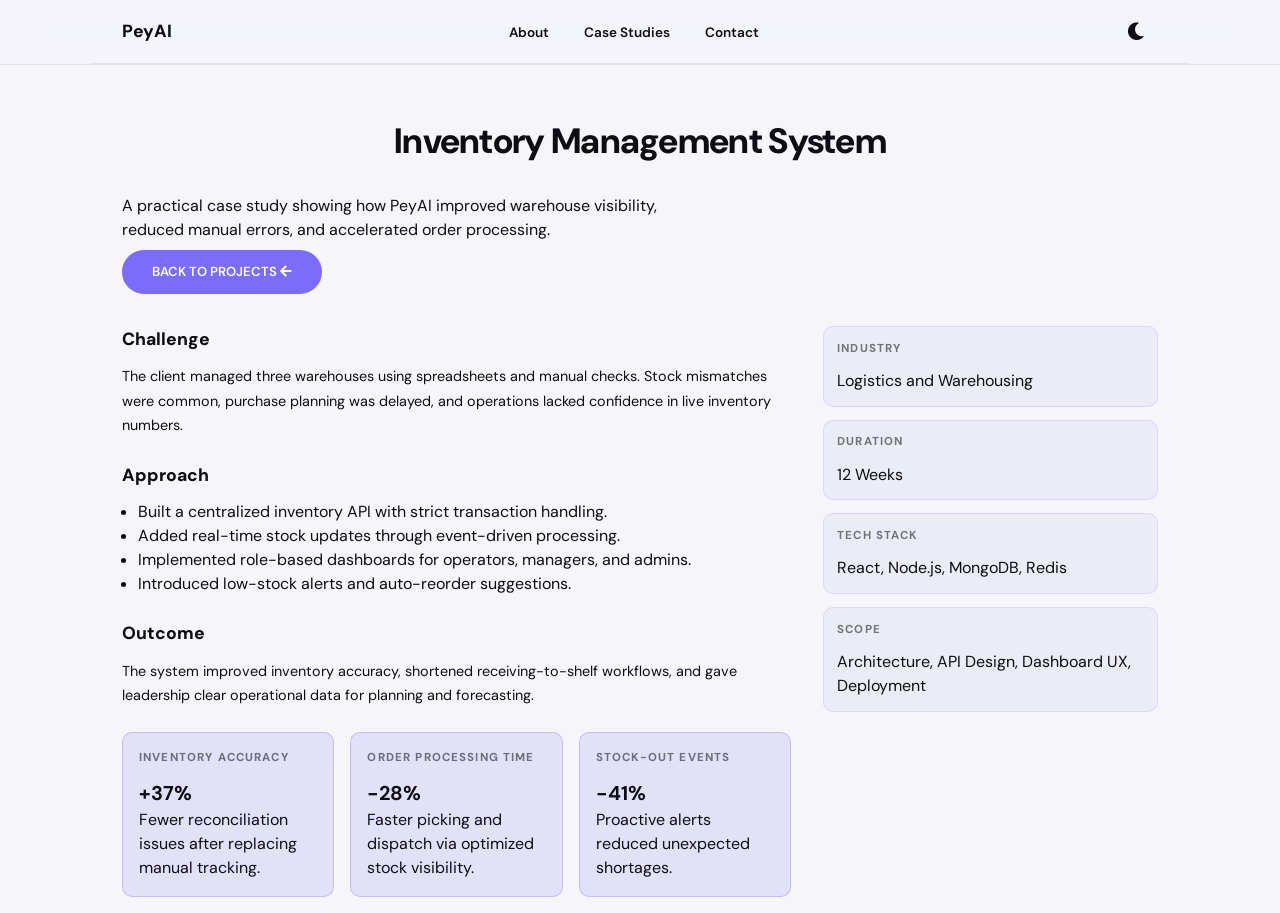
<file: project-example.html>
<!DOCTYPE html>
<html lang="en">

<head>
  <meta charset="UTF-8" />
  <meta http-equiv="X-UA-Compatible" content="IE=edge" />
  <meta name="viewport" content="width=device-width, initial-scale=1.0" />
  <title>PeyAI | Inventory Management Case Study</title>
  <link rel="icon" href="data:image/svg+xml,<svg xmlns='http://www.w3.org/2000/svg' viewBox='0 0 100 100'><text y='.9em' font-size='90'>&#x2601;&#xFE0F;</text></svg>" />
  <link rel="apple-touch-icon" sizes="180x180" href="assets/favicon/apple-touch-icon.png" />
  <link rel="manifest" href="assets/favicon/site.webmanifest" />
  <link rel="stylesheet" href="https://use.fontawesome.com/releases/v5.15.4/css/all.css"
    integrity="sha384-DyZ88mC6Up2uqS4h/KRgHuoeGwBcD4Ng9SiP4dIRy0EXTlnuz47vAwmeGwVChigm" crossorigin="anonymous" />
  <link rel="stylesheet" href="css/style.css" />
  <link rel="stylesheet" href="css/utilities.css" />
</head>

<body>

  <!-- Navbar -->
  <nav class="navbar">
    <div class="container">
      <span class="nav-brand">PeyAI</span>
      <ul class="nav-menu">
        <li><a class="nav-link" href="index.html#about">About</a></li>
        <li><a class="nav-link" href="index.html#projects">Case Studies</a></li>
        <li><a class="nav-link" href="index.html#contact">Contact</a></li>
      </ul>
      <div class="nav-actions">
        <div class="theme-switch">
          <input type="checkbox" id="theme-toggle-project" aria-label="Toggle dark mode" />
          <label for="theme-toggle-project" class="theme-toggle-icons">
            <i class="fas fa-sun sun"></i>
            <i class="fas fa-moon moon"></i>
          </label>
        </div>
        <div class="hamburger">
          <span class="bar"></span>
          <span class="bar"></span>
          <span class="bar"></span>
        </div>
      </div>
    </div>
  </nav>

  <main class="container case-hero">
    <div class="content-text">
      <h2 class="section-title">Inventory Management System</h2>
      <p>A practical case study showing how PeyAI improved warehouse visibility, reduced manual errors,
        and accelerated order processing.</p>
      <a href="index.html#projects" class="btn btn-primary">Back to Projects <i class="fas fa-arrow-left"></i></a>
    </div>

    <div class="case-grid">
      <article class="case-panel">
        <h3>Challenge</h3>
        <p>
          The client managed three warehouses using spreadsheets and manual checks. Stock mismatches were common,
          purchase planning was delayed, and operations lacked confidence in live inventory numbers.
        </p>

        <h3>Approach</h3>
        <ul>
          <li>Built a centralized inventory API with strict transaction handling.</li>
          <li>Added real-time stock updates through event-driven processing.</li>
          <li>Implemented role-based dashboards for operators, managers, and admins.</li>
          <li>Introduced low-stock alerts and auto-reorder suggestions.</li>
        </ul>

        <h3>Outcome</h3>
        <p>
          The system improved inventory accuracy, shortened receiving-to-shelf workflows,
          and gave leadership clear operational data for planning and forecasting.
        </p>

        <div class="case-highlights">
          <div class="highlight">
            <span class="meta-label">Inventory Accuracy</span>
            <strong>+37%</strong>
            <p>Fewer reconciliation issues after replacing manual tracking.</p>
          </div>
          <div class="highlight">
            <span class="meta-label">Order Processing Time</span>
            <strong>-28%</strong>
            <p>Faster picking and dispatch via optimized stock visibility.</p>
          </div>
          <div class="highlight">
            <span class="meta-label">Stock-Out Events</span>
            <strong>-41%</strong>
            <p>Proactive alerts reduced unexpected shortages.</p>
          </div>
        </div>
      </article>

      <aside class="case-meta">
        <div class="meta-item">
          <span class="meta-label">Industry</span>
          <p>Logistics and Warehousing</p>
        </div>
        <div class="meta-item">
          <span class="meta-label">Duration</span>
          <p>12 Weeks</p>
        </div>
        <div class="meta-item">
          <span class="meta-label">Tech Stack</span>
          <p>React, Node.js, MongoDB, Redis</p>
        </div>
        <div class="meta-item">
          <span class="meta-label">Scope</span>
          <p>Architecture, API Design, Dashboard UX, Deployment</p>
        </div>
      </aside>
    </div>
  </main>

  <script src="js/script.js"></script>
</body>

</html>
</file>
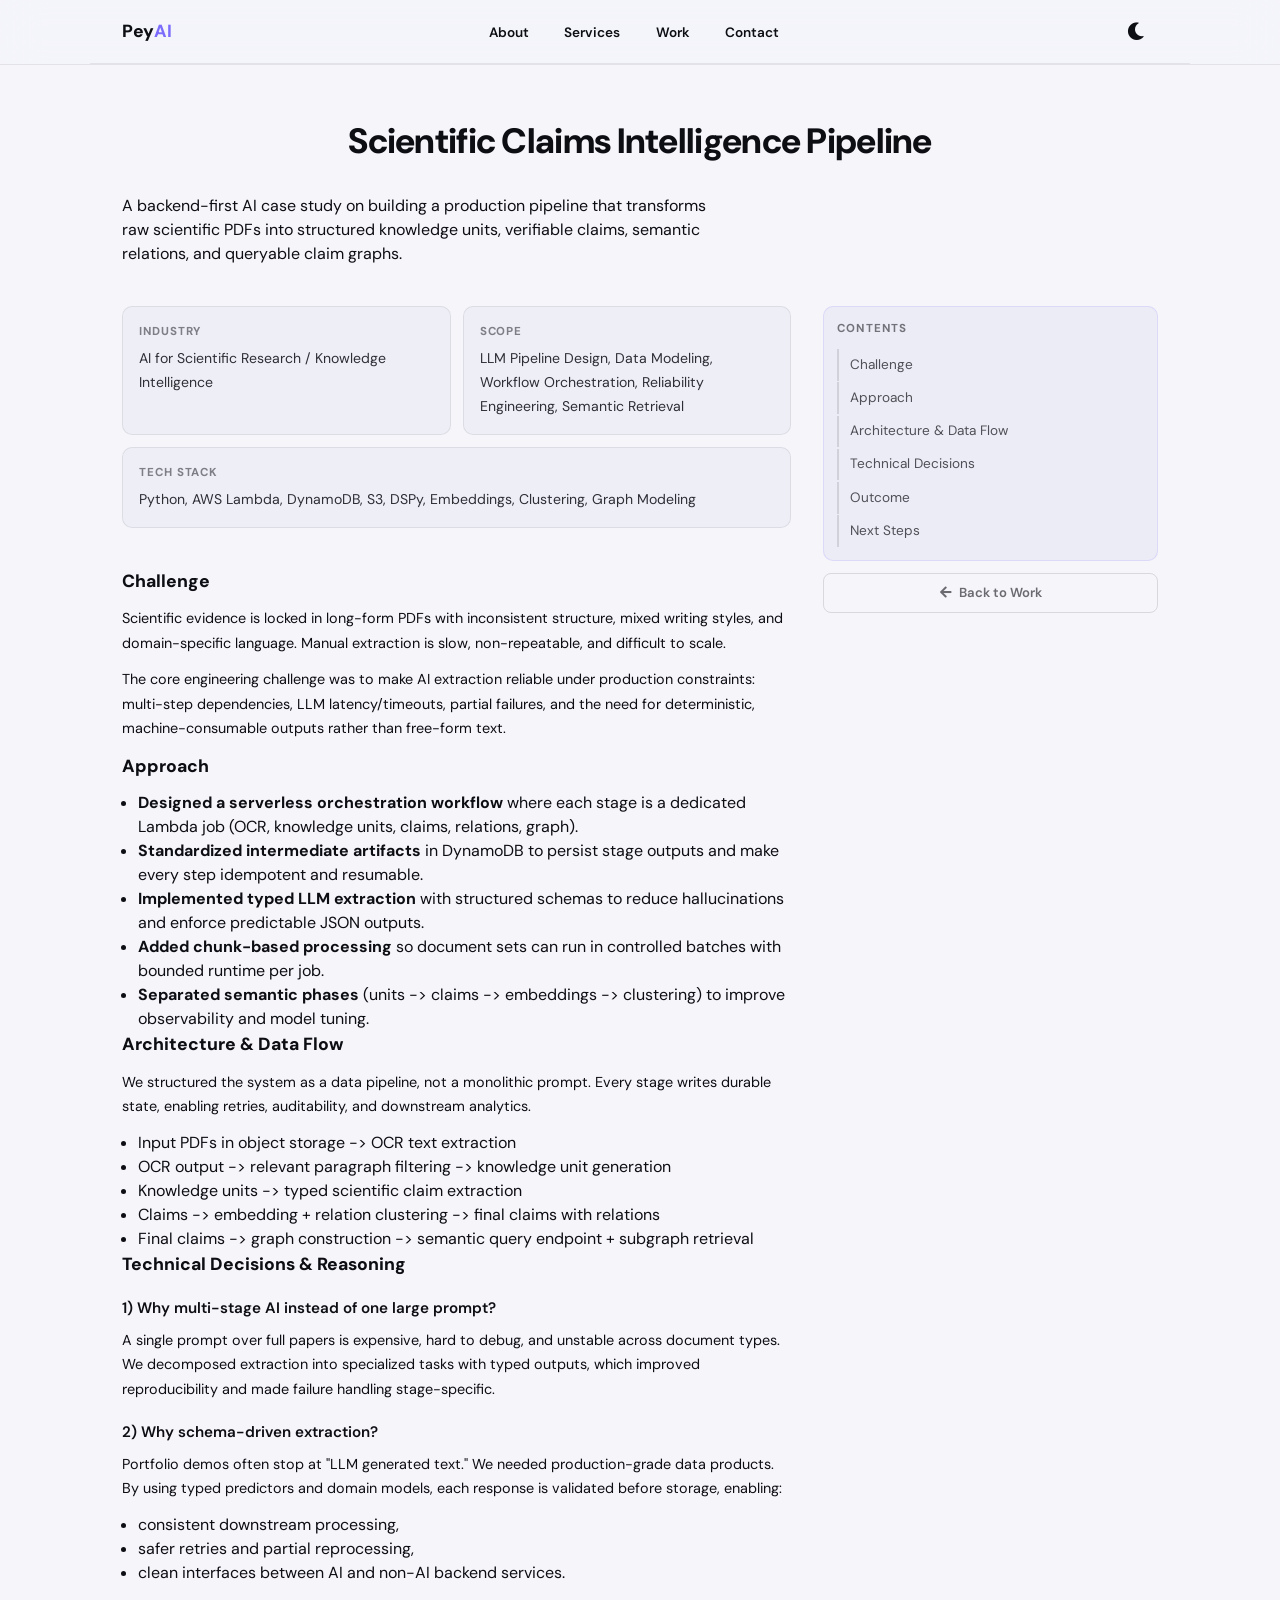
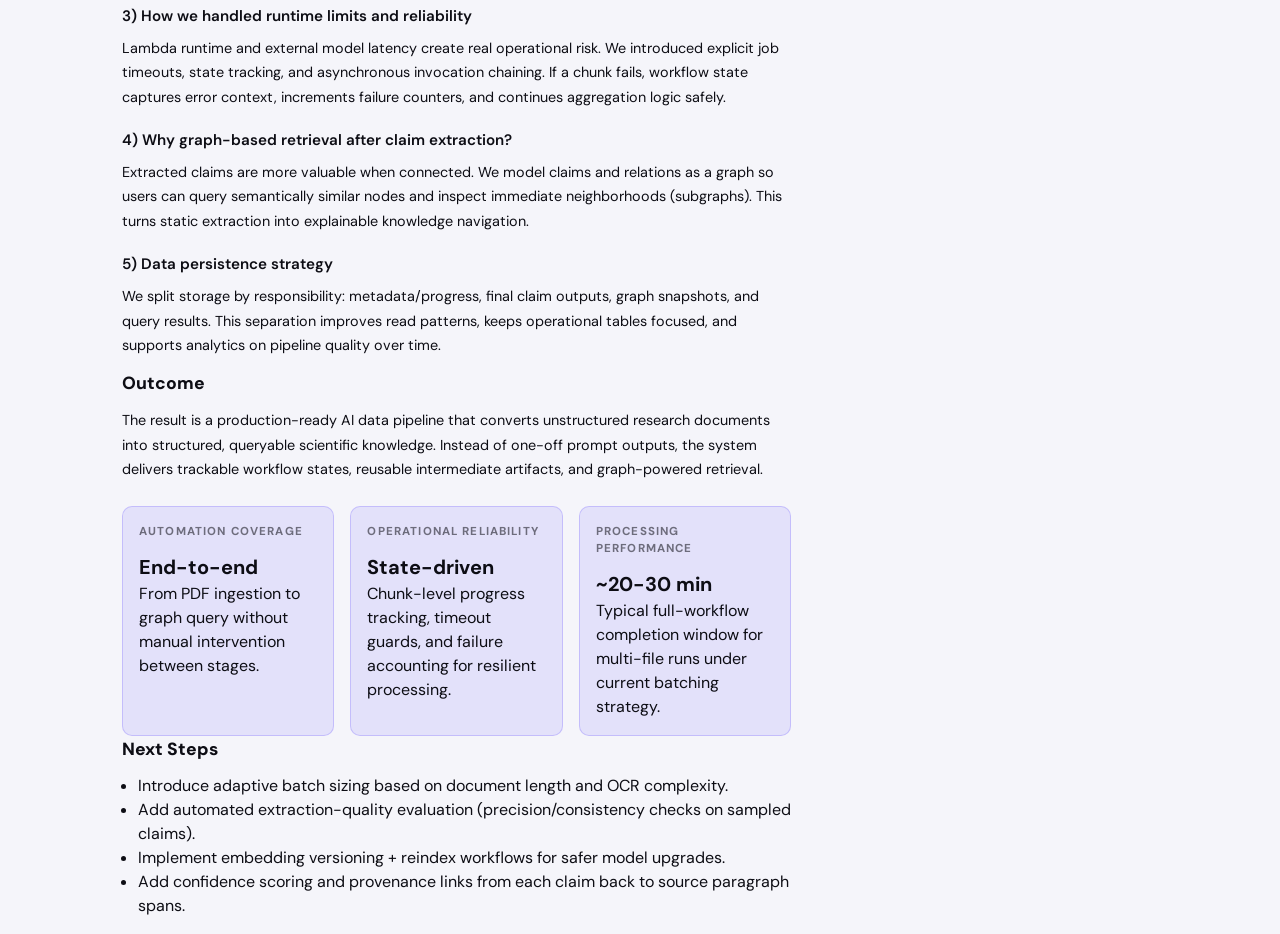
<file: sci-claims-case-study.html>
<!DOCTYPE html>
<html lang="en">

<head>
  <meta charset="UTF-8" />
  <meta http-equiv="X-UA-Compatible" content="IE=edge" />
  <meta name="viewport" content="width=device-width, initial-scale=1.0" />
  <title>PeyAI | Scientific Claims Intelligence Pipeline Case Study</title>
  <link rel="icon" href="data:image/svg+xml,<svg xmlns='http://www.w3.org/2000/svg' viewBox='0 0 100 100'><text y='.9em' font-size='90'>&#x2601;&#xFE0F;</text></svg>" />
  <link rel="apple-touch-icon" sizes="180x180" href="assets/favicon/apple-touch-icon.png" />
  <link rel="manifest" href="assets/favicon/site.webmanifest" />
  <link rel="stylesheet" href="https://use.fontawesome.com/releases/v5.15.4/css/all.css"
    integrity="sha384-DyZ88mC6Up2uqS4h/KRgHuoeGwBcD4Ng9SiP4dIRy0EXTlnuz47vAwmeGwVChigm" crossorigin="anonymous" />
  <link rel="stylesheet" href="css/style.css" />
  <link rel="stylesheet" href="css/utilities.css" />
</head>

<body>

  <!-- Navbar -->
  <nav class="navbar">
    <div class="container">
      <span class="nav-brand">Pey<span>AI</span></span>
      <ul class="nav-menu">
        <li><a class="nav-link" href="index.html#about">About</a></li>
        <li><a class="nav-link" href="index.html#services">Services</a></li>
        <li><a class="nav-link" href="index.html#projects">Work</a></li>
        <li><a class="nav-link" href="index.html#contact">Contact</a></li>
      </ul>
      <div class="nav-actions">
        <div class="theme-switch">
          <input type="checkbox" id="theme-toggle-project" aria-label="Toggle dark mode" />
          <label for="theme-toggle-project" class="theme-toggle-icons">
            <i class="fas fa-sun sun"></i>
            <i class="fas fa-moon moon"></i>
          </label>
        </div>
        <div class="hamburger">
          <span class="bar"></span>
          <span class="bar"></span>
          <span class="bar"></span>
        </div>
      </div>
    </div>
  </nav>

  <main class="container case-hero">
    <div class="content-text">
      <h2 class="section-title">Scientific Claims Intelligence Pipeline</h2>

      <p>
        A backend-first AI case study on building a production pipeline that transforms raw scientific PDFs into
        structured knowledge units, verifiable claims, semantic relations, and queryable claim graphs.
      </p>
    </div>

    <div class="case-grid">
      <article class="case-panel">
        <div class="project-overview">
          <div class="overview-item">
            <span class="overview-label">Industry</span>
            <span class="overview-value">AI for Scientific Research / Knowledge Intelligence</span>
          </div>
          <div class="overview-item">
            <span class="overview-label">Scope</span>
            <span class="overview-value">LLM Pipeline Design, Data Modeling, Workflow Orchestration, Reliability Engineering, Semantic Retrieval</span>
          </div>
          <div class="overview-item overview-wide">
            <span class="overview-label">Tech Stack</span>
            <span class="overview-value">Python, AWS Lambda, DynamoDB, S3, DSPy, Embeddings, Clustering, Graph Modeling</span>
          </div>
        </div>

        <section id="challenge">
          <h3>Challenge</h3>
          <p>
            Scientific evidence is locked in long-form PDFs with inconsistent structure, mixed writing styles,
            and domain-specific language. Manual extraction is slow, non-repeatable, and difficult to scale.
          </p>
          <p>
            The core engineering challenge was to make AI extraction reliable under production constraints:
            multi-step dependencies, LLM latency/timeouts, partial failures, and the need for deterministic,
            machine-consumable outputs rather than free-form text.
          </p>
        </section>

        <section id="approach">
          <h3>Approach</h3>
          <ul>
            <li><strong>Designed a serverless orchestration workflow</strong> where each stage is a dedicated Lambda job (OCR, knowledge units, claims, relations, graph).</li>
            <li><strong>Standardized intermediate artifacts</strong> in DynamoDB to persist stage outputs and make every step idempotent and resumable.</li>
            <li><strong>Implemented typed LLM extraction</strong> with structured schemas to reduce hallucinations and enforce predictable JSON outputs.</li>
            <li><strong>Added chunk-based processing</strong> so document sets can run in controlled batches with bounded runtime per job.</li>
            <li><strong>Separated semantic phases</strong> (units -&gt; claims -&gt; embeddings -&gt; clustering) to improve observability and model tuning.</li>
          </ul>
        </section>

        <section id="architecture">
          <h3>Architecture & Data Flow</h3>
          <p>
            We structured the system as a data pipeline, not a monolithic prompt. Every stage writes durable state,
            enabling retries, auditability, and downstream analytics.
          </p>
          <ul>
            <li>Input PDFs in object storage -&gt; OCR text extraction</li>
            <li>OCR output -&gt; relevant paragraph filtering -&gt; knowledge unit generation</li>
            <li>Knowledge units -&gt; typed scientific claim extraction</li>
            <li>Claims -&gt; embedding + relation clustering -&gt; final claims with relations</li>
            <li>Final claims -&gt; graph construction -&gt; semantic query endpoint + subgraph retrieval</li>
          </ul>
        </section>

        <section id="technical-decisions">
          <h3>Technical Decisions & Reasoning</h3>

          <h4>1) Why multi-stage AI instead of one large prompt?</h4>
          <p>
            A single prompt over full papers is expensive, hard to debug, and unstable across document types.
            We decomposed extraction into specialized tasks with typed outputs, which improved reproducibility and
            made failure handling stage-specific.
          </p>

          <h4>2) Why schema-driven extraction?</h4>
          <p>
            Portfolio demos often stop at "LLM generated text." We needed production-grade data products.
            By using typed predictors and domain models, each response is validated before storage, enabling:
          </p>
          <ul>
            <li>consistent downstream processing,</li>
            <li>safer retries and partial reprocessing,</li>
            <li>clean interfaces between AI and non-AI backend services.</li>
          </ul>

          <h4>3) How we handled runtime limits and reliability</h4>
          <p>
            Lambda runtime and external model latency create real operational risk. We introduced explicit job timeouts,
            state tracking, and asynchronous invocation chaining. If a chunk fails, workflow state captures error context,
            increments failure counters, and continues aggregation logic safely.
          </p>

          <h4>4) Why graph-based retrieval after claim extraction?</h4>
          <p>
            Extracted claims are more valuable when connected. We model claims and relations as a graph so users can
            query semantically similar nodes and inspect immediate neighborhoods (subgraphs). This turns static extraction
            into explainable knowledge navigation.
          </p>

          <h4>5) Data persistence strategy</h4>
          <p>
            We split storage by responsibility: metadata/progress, final claim outputs, graph snapshots, and query
            results. This separation improves read patterns, keeps operational tables focused, and supports analytics on
            pipeline quality over time.
          </p>
        </section>

        <section id="outcome">
          <h3>Outcome</h3>
          <p>
            The result is a production-ready AI data pipeline that converts unstructured research documents into
            structured, queryable scientific knowledge. Instead of one-off prompt outputs, the system delivers
            trackable workflow states, reusable intermediate artifacts, and graph-powered retrieval.
          </p>

          <div class="case-highlights">
            <div class="highlight">
              <span class="meta-label">Automation Coverage</span>
              <strong>End-to-end</strong>
              <p>From PDF ingestion to graph query without manual intervention between stages.</p>
            </div>
            <div class="highlight">
              <span class="meta-label">Operational Reliability</span>
              <strong>State-driven</strong>
              <p>Chunk-level progress tracking, timeout guards, and failure accounting for resilient processing.</p>
            </div>
            <div class="highlight">
              <span class="meta-label">Processing Performance</span>
              <strong>~20-30 min</strong>
              <p>Typical full-workflow completion window for multi-file runs under current batching strategy.</p>
            </div>
          </div>
        </section>

        <section id="next-steps">
          <h3>Next Steps</h3>
          <ul>
            <li>Introduce adaptive batch sizing based on document length and OCR complexity.</li>
            <li>Add automated extraction-quality evaluation (precision/consistency checks on sampled claims).</li>
            <li>Implement embedding versioning + reindex workflows for safer model upgrades.</li>
            <li>Add confidence scoring and provenance links from each claim back to source paragraph spans.</li>
          </ul>
        </section>

      </article>

      <aside class="case-meta">
        <div class="meta-item">
          <span class="meta-label">Contents</span>
          <nav class="toc-nav">
            <a href="#challenge">Challenge</a>
            <a href="#approach">Approach</a>
            <a href="#architecture">Architecture &amp; Data Flow</a>
            <a href="#technical-decisions">Technical Decisions</a>
            <a href="#outcome">Outcome</a>
            <a href="#next-steps">Next Steps</a>
          </nav>
        </div>
        <a href="index.html#projects" class="back-link">
          <i class="fas fa-arrow-left"></i> Back to Work
        </a>
      </aside>
    </div>
  </main>

  <script src="js/script.js"></script>
</body>

</html>
</file>
<file: css/style.css>
/* This is the required project styling. Will contain essential CSS styles like:
   * Flex property
   * Grid layout
   * Cards and sections
*/

@import url('https://fonts.googleapis.com/css2?family=DM+Sans:ital,opsz,wght@0,9..40,300;0,9..40,400;0,9..40,500;0,9..40,700;1,9..40,300&display=swap');

/* variables */
:root {
  /* Colors */
  --primary-color: #7c6cfc;
  --secondary-color: #7c6cfc;
  --bg-primary: #f5f5fa;
  --text-color: #0d0d14;
  --text-color-two: #ffffff;
  --bg-secondary: #5a4de0;
  --card-background: #ebebf5;
  --bg-secondary-two: #ede9ff;
  --shadow: 0 8px 24px rgba(0, 0, 0, 0.08);
  --footer-bg: #0a0a0f;
  --ambient-a: rgba(124, 108, 252, 0.12);
  --ambient-b: rgba(124, 108, 252, 0.10);
  --network-overlay: rgba(255, 255, 255, 0.70);
  --section-line-space: 1.5rem;
  --section-end-space: 3rem;
  --heading-content-gap: 1.5rem;

  /* Font Weight */
  --weight-small: 400;
  --weight-semibold: 600;
  --weight-bold: 800;

  /* Max width */
  --width-small: 600px;
  --width-medium: 1100px;
  --width-large: 1300px;
}

[data-theme="dark"] {
  --primary-color: #7c6cfc;
  --secondary-color: #7c6cfc;
  --bg-primary: #0a0a0f;
  --text-color: #f0efe8;
  --text-color-two: #0a0a0f;
  --bg-secondary: #16161f;
  --card-background: #111118;
  --bg-secondary-two: #1a1030;
  --shadow: 0 10px 28px rgba(0, 0, 0, 0.60);
  --footer-bg: #050508;
  --ambient-a: rgba(124, 108, 252, 0.12);
  --ambient-b: rgba(124, 108, 252, 0.08);
  --network-overlay: rgba(0, 0, 0, 0.75);
}

html {
  font-size: 100%;
  scroll-behavior: smooth;
}

/* Reset default styling */
* {
  margin: 0;
  padding: 0;
  box-sizing: border-box;
}

ul {
  list-style: none;
}

a {
  text-decoration: none;
  color: var(--text-color);
}

/* Main styling */
body {
  background: var(--bg-primary);
  color: var(--text-color);
  font-family: "DM Sans", sans-serif;
  line-height: 1.5;
  overflow-x: hidden;
}

button,
input,
textarea,
select,
a,
p,
h1,
h2,
h3,
h4,
h5,
h6,
li,
label,
span {
  font-family: "DM Sans", sans-serif;
}

.fas.fa-arrow-right {
  margin-left: 0.5rem;
  font-size: 0.9rem;
}

/* Navbar */
.navbar {
  position: fixed;
  top: 0;
  left: 0;
  right: 0;
  z-index: 1000;
  backdrop-filter: blur(20px) saturate(1.6);
  -webkit-backdrop-filter: blur(20px) saturate(1.6);
  background: rgba(245, 245, 250, 0.82);
  border-bottom: 1px solid color-mix(in srgb, var(--text-color) 8%, transparent);
  transition: box-shadow 0.3s ease;
}

[data-theme="dark"] .navbar {
  background: rgba(10, 10, 15, 0.82);
}

.navbar.scrolled {
  box-shadow: 0 4px 40px rgba(0,0,0,0.15);
}

/* navbar scrolled shadow handled above */

.navbar.scrolled .container {
  position: relative;
}

.navbar.scrolled .container::after {
  content: '';
  position: absolute;
  bottom: 0;
  left: 0;
  right: 0;
  height: 1px;
  box-shadow: 0 4px 8px 2px color-mix(in srgb, var(--text-color) 8%, transparent);
}

.navbar .container {
  display: flex;
  align-items: center;
  justify-content: space-between;
  gap: 0;
  z-index: 20;
  height: 64px;
  width: 100%;
  border-bottom: 1px solid color-mix(in srgb, var(--text-color) 8%, transparent);
}

.navbar .nav-home {
  color: var(--text-color);
  font-size: 1.1rem;
  line-height: 1;
  margin-right: 1.4rem;
}

.navbar .nav-home:hover {
  color: var(--primary-color);
}

.navbar .nav-menu {
  display: flex;
  align-items: center;
  background: transparent;
  gap: 1.1rem;
  margin: 0;
}

.navbar .nav-link {
  position: relative;
  margin: 0;
  font-size: 0.85rem;
  font-weight: var(--weight-semibold);
  padding: 0.1rem 0.55rem 0.35rem;
  transition: color 0.2s ease;
}

.navbar .nav-link::after {
  content: '';
  position: absolute;
  left: 0.55rem;
  right: 0.55rem;
  bottom: 0;
  height: 2px;
  background: var(--primary-color);
  border-radius: 999px;
  transform: scaleX(0);
  transform-origin: center;
  transition: transform 0.2s ease;
}

.navbar .nav-link:hover::after,
.navbar .nav-link:focus-visible::after,
.navbar .nav-link.active::after {
  transform: scaleX(1);
}

.navbar .nav-link:hover,
.navbar .nav-link:focus-visible,
.navbar .nav-link.active {
  color: var(--primary-color);
}

.navbar .nav-link:focus-visible {
  outline: none;
}

.navbar #logo img {
  display: block;
  width: 40px;
}

.navbar #logo a {
  color: var(--primary-color);
  font-size: 1.1rem;
  font-weight: var(--weight-bold);
  letter-spacing: 0.04em; 
}

.navbar .btn {
  margin-right: 1.5rem;
}

.navbar .nav-actions {
  display: flex;
  align-items: center;
  gap: 0.3rem;
  margin-left: 1.4rem;
}

.nav-brand {
  display: flex;
  align-items: center;
  font-size: 1.1rem;
  font-weight: var(--weight-bold);
  color: var(--text-color);
  letter-spacing: -0.02em;
  text-decoration: none;
}

.nav-brand span {
  color: var(--primary-color);
}

.nav-brand--home {
  display: flex;
  align-items: center;
  gap: 0.4rem;
  font-size: 0.85rem;
  font-weight: var(--weight-semibold);
  color: var(--text-color);
  opacity: 0.7;
}

.nav-brand--home:hover {
  opacity: 1;
  color: var(--primary-color);
}

.navbar--detail {
  justify-content: space-between;
  gap: 0;
}

.division {
  display: none;
}

/* Section Spacing */
section {
  position: relative;
  padding: 5rem 0;
  scroll-margin-top: 80px;
}

.case-panel section,
.case-panel h3[id] {
  scroll-margin-top: 90px;
}

#process::before,
#projects::before,
#contact::before {
  content: '';
  position: absolute;
  top: 0;
  left: 0;
  width: 100%;
  height: 1px;
  background: color-mix(in srgb, var(--text-color) 10%, transparent);
}

/* Projects */
#projects {
  display: flex;
  flex-direction: column;
  margin: 0 auto;
  padding-top: var(--section-line-space);
  padding-bottom: var(--section-end-space);
  min-height: 100vh;
}

#projects .btn {
  align-self: center;
  margin: 2rem 0;
}

.project {
  display: flex;
  flex-direction: column;
  gap: 2rem;
  align-items: center;
}

.card {
  flex: 1;
  min-width: 0;
  max-width: 300px;
  padding: 1.5rem 0;
  color: var(--text-color);
  text-align: left;
  border-bottom: 1px solid color-mix(in srgb, var(--text-color) 8%, transparent);
}

.card .project-bio p {
  font-size: 0.83rem;
}

.card .project-bio h3 {
  font-size: 0.9rem;
}

.project-info {
  display: flex;
  justify-content: space-between;
  opacity: 0;
  position: relative;
  transition: 0.5s ease-in-out;
}

.project-bio {
  display: flex;
  flex-direction: column;
  justify-content: flex-end;
  position: relative;
  top: 160px;
  left: 10px;
}

/* Process Section (Roadmap) */
#process {
  margin: 0 auto;
  padding-top: var(--section-line-space);
  padding-bottom: var(--section-end-space);
  min-height: 100vh;
}

.process-grid {
  position: relative;
  max-width: 800px;
  margin: 0 auto;
  padding-left: 3.5rem;
  counter-reset: roadmap-counter;
}

.process-card:not(:last-child)::after {
  content: '';
  position: absolute;
  top: 3.85rem;
  left: calc(-2.25rem - 1px);
  width: 2px;
  height: calc(100% + 0.3rem);
  background: var(--primary-color);
  border-radius: 999px;
  z-index: 0;
}

.process-card {
  position: relative;
  margin-bottom: 2.5rem;
  padding: 1.5rem 1.8rem;
  background: color-mix(in srgb, var(--card-background) 70%, transparent);
  border: 1px solid color-mix(in srgb, var(--text-color) 8%, transparent);
  border-radius: 12px;
  text-align: left;
  counter-increment: roadmap-counter;
}

.process-card h3 {
  font-size: 1rem;
  font-weight: var(--weight-bold);
  color: var(--text-color);
  margin-bottom: 0.75rem;
}

.process-card p {
  font-size: 0.88rem;
  line-height: 1.6;
  opacity: 0.8;
  margin: 0;
}

.process-card:last-child {
  margin-bottom: 0;
}

.process-card::before {
  content: counter(roadmap-counter);
  position: absolute;
  top: 1.5rem;
  left: -3.5rem;
  margin-left: 0.15rem;
  width: 2rem;
  height: 2rem;
  background: var(--primary-color);
  color: #ffffff;
  border: 5px solid var(--bg-primary);
  border-radius: 50%;
  z-index: 1;
  display: flex;
  align-items: center;
  justify-content: center;
  font-weight: var(--weight-bold);
  font-size: 0.95rem;
  box-shadow: 0 0 0 1px color-mix(in srgb, var(--primary-color) 22%, transparent);
}

/* Projects Section */
.project-container {
  margin: 1.5rem auto;
  max-width: 100%;
  /* Allow the section to span the full width of the screen */
  padding: 0 1rem;
  /* Add padding for better spacing on smaller screens */
}

.project-grid {
  display: grid;
  grid-template-columns: repeat(auto-fit, minmax(280px, 1fr));
  gap: 1.5rem;
}

.card {
  display: flex;
  flex-direction: column;
  justify-content: space-between;
  padding: 1.8rem 0;
  color: var(--text-color);
  text-align: left;
  height: 100%;
  border-bottom: 1px solid color-mix(in srgb, var(--text-color) 8%, transparent);
  transition: none;
}

.card:hover {
  transform: none;
  box-shadow: none;
  border-bottom-color: transparent;
}

.project-grid .project-card {
  border-bottom: 1px solid color-mix(in srgb, var(--text-color) 8%, transparent);
}

.project-grid .project-card h3 {
  line-height: 1.2;
}

.project-grid .project-card .btn {
  margin-top: 1rem;
}

.read-more {
  display: inline-block;
  margin-top: auto;
  font-size: 0.85rem;
  font-weight: var(--weight-semibold);
  color: var(--primary-color);
  text-decoration: none;
}

.read-more:hover {
  text-decoration: underline;
}

.card h3 {
  font-size: 1rem;
  font-weight: var(--weight-bold);
  margin-bottom: 0.75rem;
  color: var(--text-color);
}

.card p {
  font-size: 0.88rem;
  line-height: 1.6;
  margin-bottom: 0.5rem;
  opacity: 0.8;
}

.card a:not(.btn) {
  align-self: flex-start;
  margin-top: auto;
  font-size: 0.88rem;
  color: var(--primary-color);
  text-decoration: underline;
}

.card a:not(.btn):hover {
  color: var(--secondary-color);
}

/* Footer */
#footer {
  background: var(--footer-bg);
}

#footer .container {
  display: flex;
  flex-direction: column;
  align-items: center;
  justify-content: center;
  color: #ffffff;
  min-height: 160px;
  text-align: center;
}

#footer a {
  font-size: 0.8rem;
  color: #ffffff;
}

#footer a:hover {
  opacity: 0.6;
}

#footer .social {
  margin: 0.9rem 0;
}

#footer .social img {
  width: 20px;
  height: 20px;
}

#footer .social a {
  margin: 0 0.5rem;
}

#footer p {
  font-size: 0.8rem;
}

/* About Section */
#about {
  margin: 0 auto;
  padding-top: calc(52px + 1.5rem);
  padding-bottom: var(--section-end-space);
  min-height: 100vh;
  display: flex;
  flex-direction: column;
  gap: 0;
}

.about-text {
  max-width: 100%;
  width: 100%;
  margin: 0;
}

.team-container {
  display: flex;
  align-items: center;
  gap: 1rem;
  margin-top: 2rem;
  width: 100%;
}

.team-arrow {
  background: var(--bg-card);
  border: 1px solid var(--border-color);
  border-radius: 50%;
  width: 40px;
  height: 40px;
  display: flex;
  align-items: center;
  justify-content: center;
  cursor: pointer;
  color: var(--text-primary);
  flex-shrink: 0;
  transition: all 0.2s ease;
  box-shadow: 0 4px 6px -1px var(--shadow-color);
}

.team-arrow:hover {
  background: var(--bg-hover);
  transform: translateY(-2px);
}

.about-team {
  display: flex;
  gap: 1.75rem;
  overflow-x: auto;
  scroll-behavior: smooth;
  scroll-snap-type: x mandatory;
  -ms-overflow-style: none;  /* IE and Edge */
  scrollbar-width: none;  /* Firefox */
  padding: 0.5rem 0;
  width: 100%;
}

.about-team::-webkit-scrollbar {
  display: none;
}

.about-team .profile-card {
  flex: 0 0 calc(50% - 0.875rem); /* Exactly 2 visible minus half the gap */
  scroll-snap-align: start;
}

@media (max-width: 768px) {
  .about-team .profile-card {
    flex: 0 0 100%; /* 1 visible on mobile */
  }
}

@media (max-width: 600px) {
  .about-text {
    max-width: 100%;
  }

  .about-team {
    grid-template-columns: 1fr;
    gap: 1.25rem;
  }
}

.section-title {
  font-size: clamp(1.6rem, 3vw, 2.2rem);
  font-weight: var(--weight-bold);
  line-height: 1.2;
  margin-bottom: var(--heading-content-gap);
  letter-spacing: -0.02em;
  text-align: center;
}

.about-statement {
  font-size: clamp(1.3rem, 2.5vw, 1.7rem);
  font-weight: var(--weight-bold);
  line-height: 1.25;
  letter-spacing: -0.02em;
  margin-bottom: 0.95rem;
  text-align: center;
}

section h1,
section h2,
section h3,
main h1,
main h2,
main h3 {
  text-align: left;
}

section p,
section li,
main p,
main li {
  text-align: left;
}

.about-body {
  font-size: 1rem;
  line-height: 1.75;
  opacity: 0.8;
  margin: 0 0 1.4rem;
  max-width: none;
}

.about-capabilities {
  list-style: none;
  padding: 0;
  margin: 0;
  display: flex;
  flex-direction: column;
  gap: 1.1rem;
}

.about-capabilities li {
  display: flex;
  gap: 1rem;
  align-items: flex-start;
}

.cap-icon {
  width: 36px;
  height: 36px;
  border-radius: 8px;
  background: var(--primary-color);
  display: flex;
  align-items: center;
  justify-content: center;
  flex-shrink: 0;
  color: #ffffff;
  font-size: 0.85rem;
}

.about-capabilities strong {
  display: block;
  font-size: 0.95rem;
  font-weight: var(--weight-semibold);
  margin-bottom: 0.2rem;
  color: var(--text-color);
}

.about-capabilities p {
  font-size: 0.88rem;
  line-height: 1.55;
  opacity: 0.7;
  margin: 0;
}

.profile-card {
  padding: 1.1rem 0;
}

.profile-card-top {
  display: flex;
  align-items: center;
  gap: 1rem;
  margin-bottom: 0.9rem;
}

.profile-image {
  width: 72px;
  height: 72px;
  border-radius: 50%;
  object-fit: cover;
  flex-shrink: 0;
}

.profile-card-top h3 {
  font-size: 1.05rem;
  font-weight: var(--weight-bold);
  color: var(--text-color);
  margin: 0 0 0.15rem;
}

.profile-role {
  font-size: 0.75rem;
  opacity: 0.55;
  margin: 0;
  font-weight: var(--weight-semibold);
  text-transform: uppercase;
  letter-spacing: 0.06em;
}

.profile-bio {
  font-size: 0.92rem;
  line-height: 1.65;
  opacity: 0.8;
  margin-bottom: 1rem;
}

/* Contact Section */
#contact {
  margin: 0 auto;
  padding-top: var(--section-line-space);
  padding-bottom: var(--section-end-space);
  text-align: left;
  min-height: 100vh;
  display: flex;
  flex-direction: column;
  gap: 0;
}

.contact-body {
  font-size: 1rem;
  line-height: 1.75;
  opacity: 0.8;
  max-width: 100%;
  margin: 0 0 1rem;
}

.contact-emails {
  display: flex;
  gap: 1.25rem;
  justify-content: flex-start;
  flex-wrap: wrap;
}

@media (max-width: 600px) {
  .contact-emails {
    gap: 0.9rem;
  }
}

.contact-email {
  font-size: 0.95rem;
  font-weight: var(--weight-semibold);
  color: var(--primary-color);
  text-decoration: none;
}

.contact-email:hover {
  text-decoration: underline;
}

#contact .content-text p {
  font-size: 1rem;
  line-height: 1.6;
  max-width: 700px;
  margin: 0;
}

#contact .btn {
  margin-top: 1rem;
}

/* Contact Form */
.contact-form {
  margin-top: 2rem;
  display: flex;
  flex-direction: column;
  gap: 1.5rem;
  max-width: 600px;
  margin-left: auto;
  margin-right: auto;
}

.contact-form .form-group {
  display: flex;
  flex-direction: column;
}

.contact-form label {
  font-size: 1rem;
  margin-bottom: 0.5rem;
  color: var(--text-color);
}

.contact-form input,
.contact-form textarea {
  padding: 0.75rem;
  border: 1px solid color-mix(in srgb, var(--primary-color) 28%, transparent);
  border-radius: 5px;
  font-size: 1rem;
  color: var(--text-color);
  background: color-mix(in srgb, var(--card-background) 82%, var(--bg-primary));
}

.contact-form input:focus,
.contact-form textarea:focus {
  outline: none;
  border-color: var(--primary-color);
}

.contact-form button {
  align-self: flex-start;
}

/* Header Section */
.header-container {
  text-align: center;
  margin-top: 6rem;
  padding: 2.25rem;
}

.header-container img.header-logo {
  width: 150px;
  margin-bottom: 1rem;
}

.header-container p {
  font-size: 1rem;
  line-height: 1.6;
  max-width: 700px;
  margin: 0 auto;
}

.header-container h2 {
  font-size: clamp(2rem, 5vw, 3.2rem);
  line-height: 1.15;
  color: var(--primary-color);
  margin-bottom: 1rem;
}

/* Responsiveness */

@media (max-width: 1000px) {
  .project {
    display: grid;
    grid-template-columns: repeat(2, 1fr);
  }
}

@media (max-width: 768px) {
  .navbar .nav-menu {
    justify-content: center;
  }

  .navbar .nav-link {
    font-size: 1.2rem;
    padding: 0.1rem 0.4rem;
  }

  .navbar .nav-home {
    font-size: 1.35rem;
  }

  .navbar .container {
    gap: 1.5rem;
  }

  .navbar .nav-home {
    margin-right: 0.9rem;
  }

  .navbar .nav-menu {
    gap: 0.6rem;
    margin: 0 0.9rem;
  }

  .navbar .nav-actions {
    margin-left: 0.9rem;
  }
}

@media (max-width: 670px) {
  .navbar .container {
    display: flex;
    justify-content: space-between;
    align-items: center;
    position: relative;
    padding: 0 1.5rem;
    width: 100%;
  }

  .nav-brand {
    display: block;
  }

  .navbar .nav-menu {
    position: fixed;
    right: -100%;
    top: 52px;
    flex-direction: column;
    background: var(--bg-primary);
    width: 100%;
    height: calc(100vh - 52px);
    padding: 2rem 0;
    transition: 0.3s;
    align-items: center;
    margin: 0;
    gap: 1.5rem;
  }

  .navbar.scrolled .nav-menu {
    background: var(--bg-primary);
  }
  
  .navbar .nav-menu.active {
    right: 0;
  }

  .navbar .nav-actions {
    margin: 0;
  }

  .nav-menu .nav-link {
    font-size: 1.2rem;
    margin: 0;
  }

  .nav-menu li {
    margin-bottom: 0;
    width: auto;
  }

  .hamburger {
    display: block;
    cursor: pointer;
    padding: 0.2rem;
    margin-left: 0.5rem;
  }

  .hamburger .bar {
    display: block;
    width: 25px;
    height: 3px;
    margin: 5px auto;
    transition: all 0.3s ease-in-out;
    background-color: var(--text-color);
  }

  .hamburger.active .bar:nth-child(2) {
    opacity: 0;
  }

  .hamburger.active .bar:nth-child(1) {
    transform: translateY(8px) rotate(45deg);
  }

  .hamburger.active .bar:nth-child(3) {
    transform: translateY(-8px) rotate(-45deg);
  }
}

main.case-hero {
  padding-top: 6rem;
}

.case-grid {
  display: grid;
  grid-template-columns: 2fr 1fr;
  gap: 2rem;
  align-items: start;
  margin-top: 2rem;
}

.case-panel section {
  padding: 0;
  min-height: unset;
}

.case-panel section::before {
  display: none;
}

.case-panel h3 {
  font-size: 1.1rem;
  font-weight: var(--weight-bold);
  color: var(--text-color);
  margin: 1.5rem 0 0.75rem;
}

.case-panel h3:first-child {
  margin-top: 0;
}

.case-panel h4 {
  font-size: 0.95rem;
  font-weight: var(--weight-semibold);
  color: var(--text-color);
  margin: 1.25rem 0 0.5rem;
}

.case-panel > section > p,
.case-panel > h3 + p,
.case-panel > p {
  font-size: 0.9rem;
  line-height: 1.7;
  margin-bottom: 0.75rem;
}

.case-panel ul {
  margin-left: 1rem;
  list-style: disc;
}

.case-meta {
  position: sticky;
  top: 80px;
  display: grid;
  gap: 0.8rem;
}

.meta-item {
  background: color-mix(in srgb, var(--card-background) 90%, transparent);
  border: 1px solid color-mix(in srgb, var(--primary-color) 16%, transparent);
  border-radius: 10px;
  padding: 0.8rem;
}

.meta-label {
  display: block;
  font-size: 0.72rem;
  font-weight: 700;
  letter-spacing: 0.1em;
  text-transform: uppercase;
  color: color-mix(in srgb, var(--text-color) 55%, transparent);
  margin-bottom: 0.75rem;
}

.toc-nav {
  display: flex;
  flex-direction: column;
  gap: 0.1rem;
}

.back-link {
  display: inline-flex;
  align-items: center;
  gap: 0.5rem;
  font-size: 0.82rem;
  font-weight: 600;
  color: color-mix(in srgb, var(--text-color) 60%, transparent);
  text-decoration: none;
  padding: 0.55rem 0.75rem;
  border: 1px solid color-mix(in srgb, var(--text-color) 12%, transparent);
  border-radius: 8px;
  transition: color 0.2s, border-color 0.2s, background 0.2s;
  width: 100%;
  justify-content: center;
}

.back-link:hover {
  color: var(--primary-color);
  border-color: var(--primary-color);
  background: color-mix(in srgb, var(--primary-color) 8%, transparent);
}

.overview-wide {
  grid-column: span 2;
}

.toc-nav a {
  display: block;
  font-size: 0.85rem;
  color: color-mix(in srgb, var(--text-color) 70%, transparent);
  text-decoration: none;
  padding: 0.35rem 0.65rem;
  border-left: 2px solid color-mix(in srgb, var(--text-color) 12%, transparent);
  border-radius: 0 4px 4px 0;
  transition: color 0.2s, border-color 0.2s, background 0.2s;
}

.toc-nav a:hover {
  color: var(--primary-color);
  border-left-color: var(--primary-color);
  background: color-mix(in srgb, var(--primary-color) 8%, transparent);
}

.project-overview {
  display: grid;
  grid-template-columns: repeat(2, 1fr);
  gap: 0.75rem;
  margin-bottom: 2.5rem;
}

.overview-item {
  background: color-mix(in srgb, var(--card-background) 70%, transparent);
  border: 1px solid color-mix(in srgb, var(--text-color) 8%, transparent);
  border-radius: 10px;
  padding: 1rem;
}

.overview-label {
  display: block;
  font-size: 0.72rem;
  font-weight: 700;
  letter-spacing: 0.08em;
  text-transform: uppercase;
  color: color-mix(in srgb, var(--text-color) 50%, transparent);
  margin-bottom: 0.35rem;
}

.overview-value {
  font-size: 0.88rem;
  line-height: 1.5;
  color: var(--text-color);
  opacity: 0.85;
}

@media (max-width: 600px) {
  .project-overview { grid-template-columns: 1fr; }
}

.case-highlights {
  display: grid;
  grid-template-columns: repeat(3, 1fr);
  gap: 1rem;
  margin-top: 1.5rem;
}

.highlight {
  border-radius: 10px;
  padding: 1rem;
  background: color-mix(in srgb, var(--secondary-color) 14%, transparent);
  border: 1px solid color-mix(in srgb, var(--secondary-color) 30%, transparent);
}

.highlight strong {
  display: block;
  font-size: 1.25rem;
  color: var(--text-color);
}

@media (max-width: 900px) {
  .case-grid {
    grid-template-columns: 1fr;
  }

  .case-highlights {
    grid-template-columns: 1fr;
  }

}
</file>
<file: css/utilities.css>
/* ?This is where reusable styling of this template will be. 
   !Will contain things like:
   * Button styling
   * Background color styling
   * padding and margin
*/

.container {
  max-width: var(--width-medium);
  margin: 0 auto;
  padding: 1rem 2rem;
}

h1::selection,
h2::selection {
  color: var(--text-color-two);
  background: var(--primary-color);
}

.btn-sm {
  padding: 0.45rem 1rem;
  font-size: 0.78rem;
}

.profile-actions {
  display: flex;
  align-items: center;
  gap: 0.6rem;
  margin-top: 0.5rem;
  flex-wrap: wrap;
}

.btn-icon {
  display: inline-flex;
  align-items: center;
  justify-content: center;
  width: 34px;
  height: 34px;
  border-radius: 50%;
  background: color-mix(in srgb, var(--text-color) 8%, transparent);
  border: 1px solid color-mix(in srgb, var(--text-color) 15%, transparent);
  color: var(--text-color);
  font-size: 0.9rem;
  transition: background 0.2s, color 0.2s;
}

.btn-icon:hover {
  background: var(--primary-color);
  color: var(--text-color-two);
  border-color: var(--primary-color);
}

/* Buttons */
.btn {
  display: inline-block;
  padding: 0.75rem 1.9rem;
  border-radius: 30px;
  text-transform: uppercase;
  font-size: 0.82rem;
  transition: 0.3s;
}

.btn-primary {
  background: var(--primary-color);
  color: var(--text-color-two);
  font-weight: var(--weight-semibold);
  transition: background-color 0.25s, transform 0.2s;
}

.btn-primary:hover {
  background: var(--secondary-color);
  color: var(--text-color-two);
  transform: scale(1.04);
}

.btn-secondary {
  margin: 5px 0;
  background-color: var(--bg-secondary);
  color: var(--text-color-two);
}

.btn-secondary:hover {
  background-color: var(--bg-secondary-two);
  color: var(--primary-color);
}

/* Dark mode toggle */
.theme-switch {
  display: flex;
  align-items: center;
}

.theme-switch input {
  position: absolute;
  opacity: 0;
  pointer-events: none;
}

.theme-toggle-icons {
  width: 34px;
  height: 34px;
  border-radius: 50%;
  border: none;
  background: transparent;
  display: flex;
  align-items: center;
  justify-content: center;
  position: relative;
  padding: 0;
  cursor: pointer;
}

.theme-toggle-icons i {
  font-size: 1.1rem;
  transition: opacity 0.25s ease, color 0.25s ease;
  color: var(--text-color);
  opacity: 0;
  position: absolute;
  top: 50%;
  left: 50%;
  transform: translate(-50%, -50%);
}

.theme-toggle-icons .moon {
  opacity: 1;
}

.theme-toggle-icons:hover i {
  color: var(--primary-color);
}

.theme-switch input:checked+.theme-toggle-icons .moon {
  opacity: 0;
}

.theme-switch input:checked+.theme-toggle-icons .sun {
  opacity: 1;
}

/* Header Container */
.header-container {
  display: flex;
  flex-direction: column;
  align-items: center;
  justify-content: center;
  margin-top: 8rem;
  padding: 1rem;
}

.header-container>div {
  margin-top: 1rem;
}

.content-text {
  text-align: left;
  margin: 1.5rem 0;
}

.content-text h2 {
  line-height: 1.2;
}

.content-text p {
  padding: 0.5rem 0;
  max-width: 600px;
}

/* Project cards */
.card {
  padding: 1rem;
  background: var(--card-background);
  color: var(--text-color);
  border-radius: 5px;
  transition: 0.4s ease-in-out;
  cursor: default;
}

.card a {
  color: var(--primary-color);
  transition: 0.25s ease-in-out;
  font-size: 1.1rem;
  margin-right: 0.3rem;
}

.card a:hover {
  color: var(--secondary-color);
}

.card:hover {
  box-shadow: var(--shadow);
}

.project-grid .project-card:hover {
  box-shadow: none;
  transform: none;
  border-bottom-color: color-mix(in srgb, var(--text-color) 8%, transparent);
}

.card:hover .project-info {
  opacity: 1;
}

/* Media Queries */
@media (max-width: 768px) {
  .header-container {
    margin-top: 7rem;
    text-align: center;
  }

  .content-text h2 {
    font-size: 2.5rem;
  }
}
</file>
